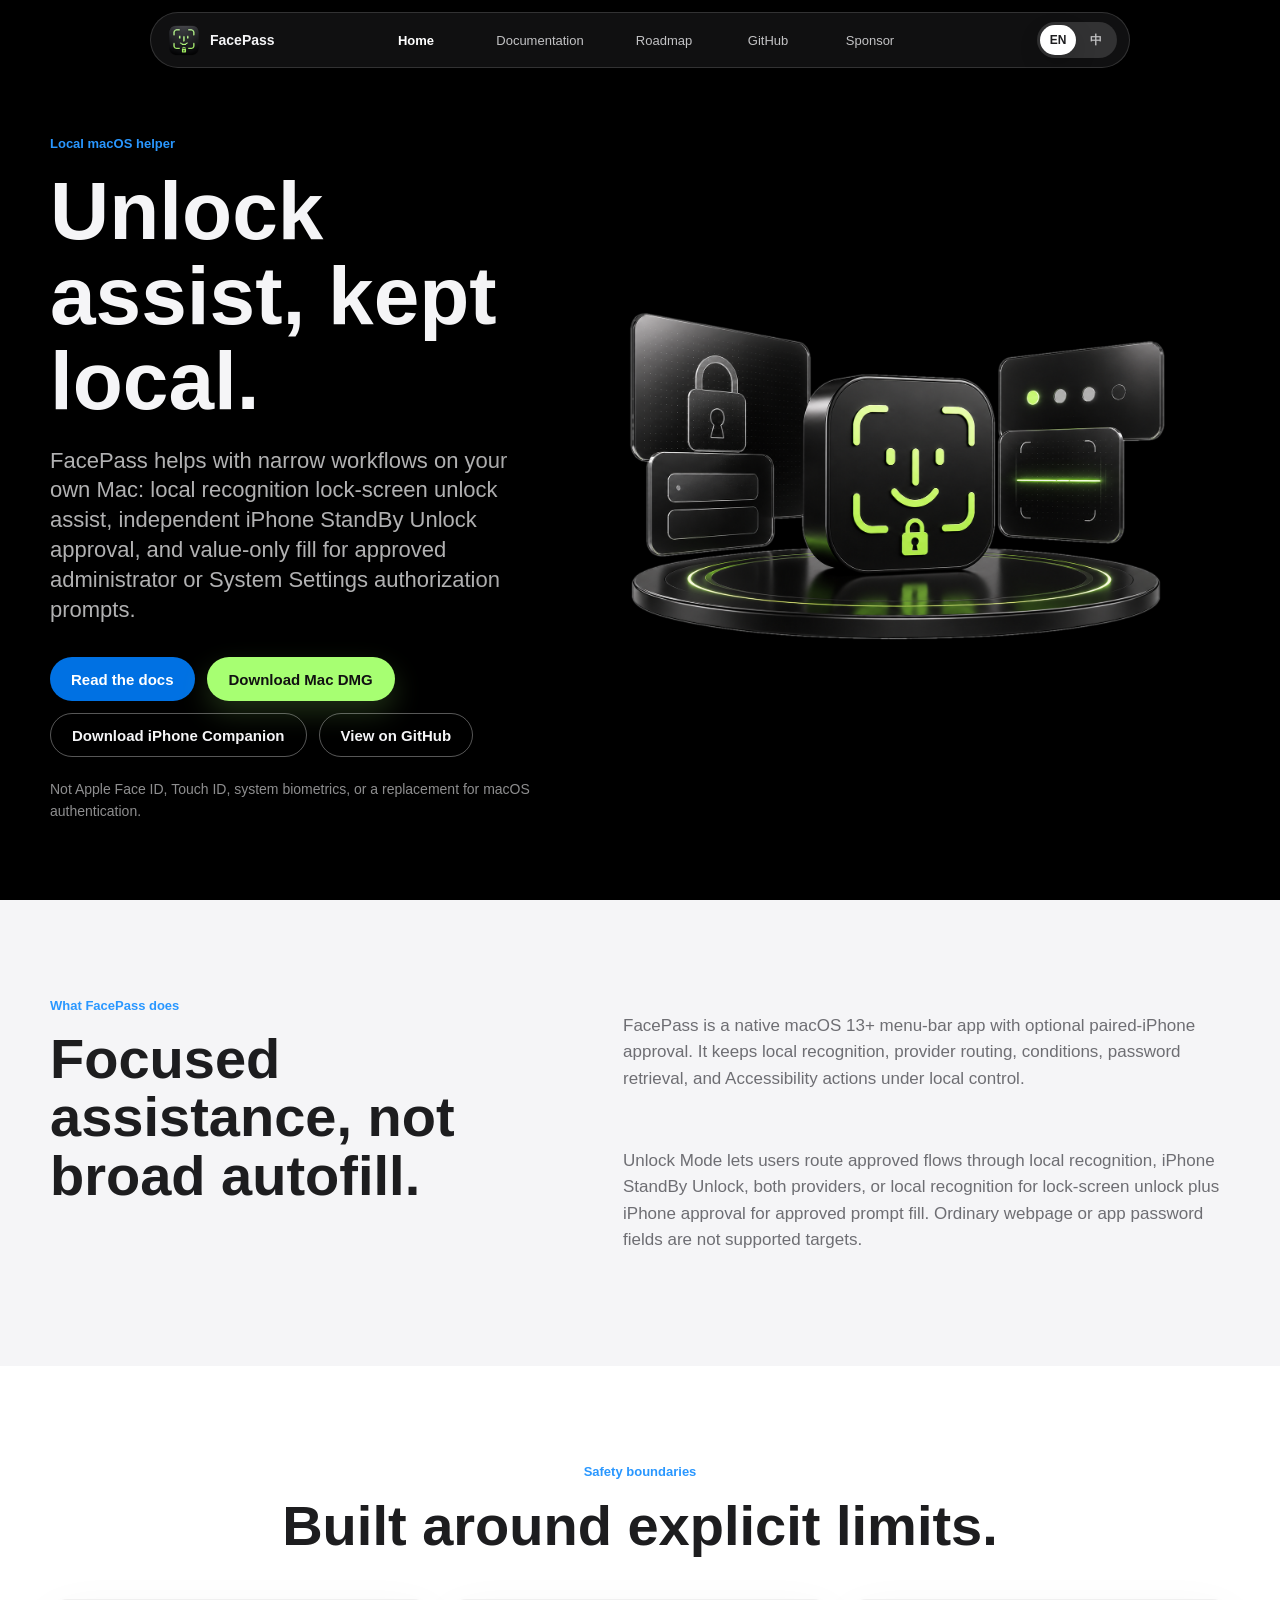
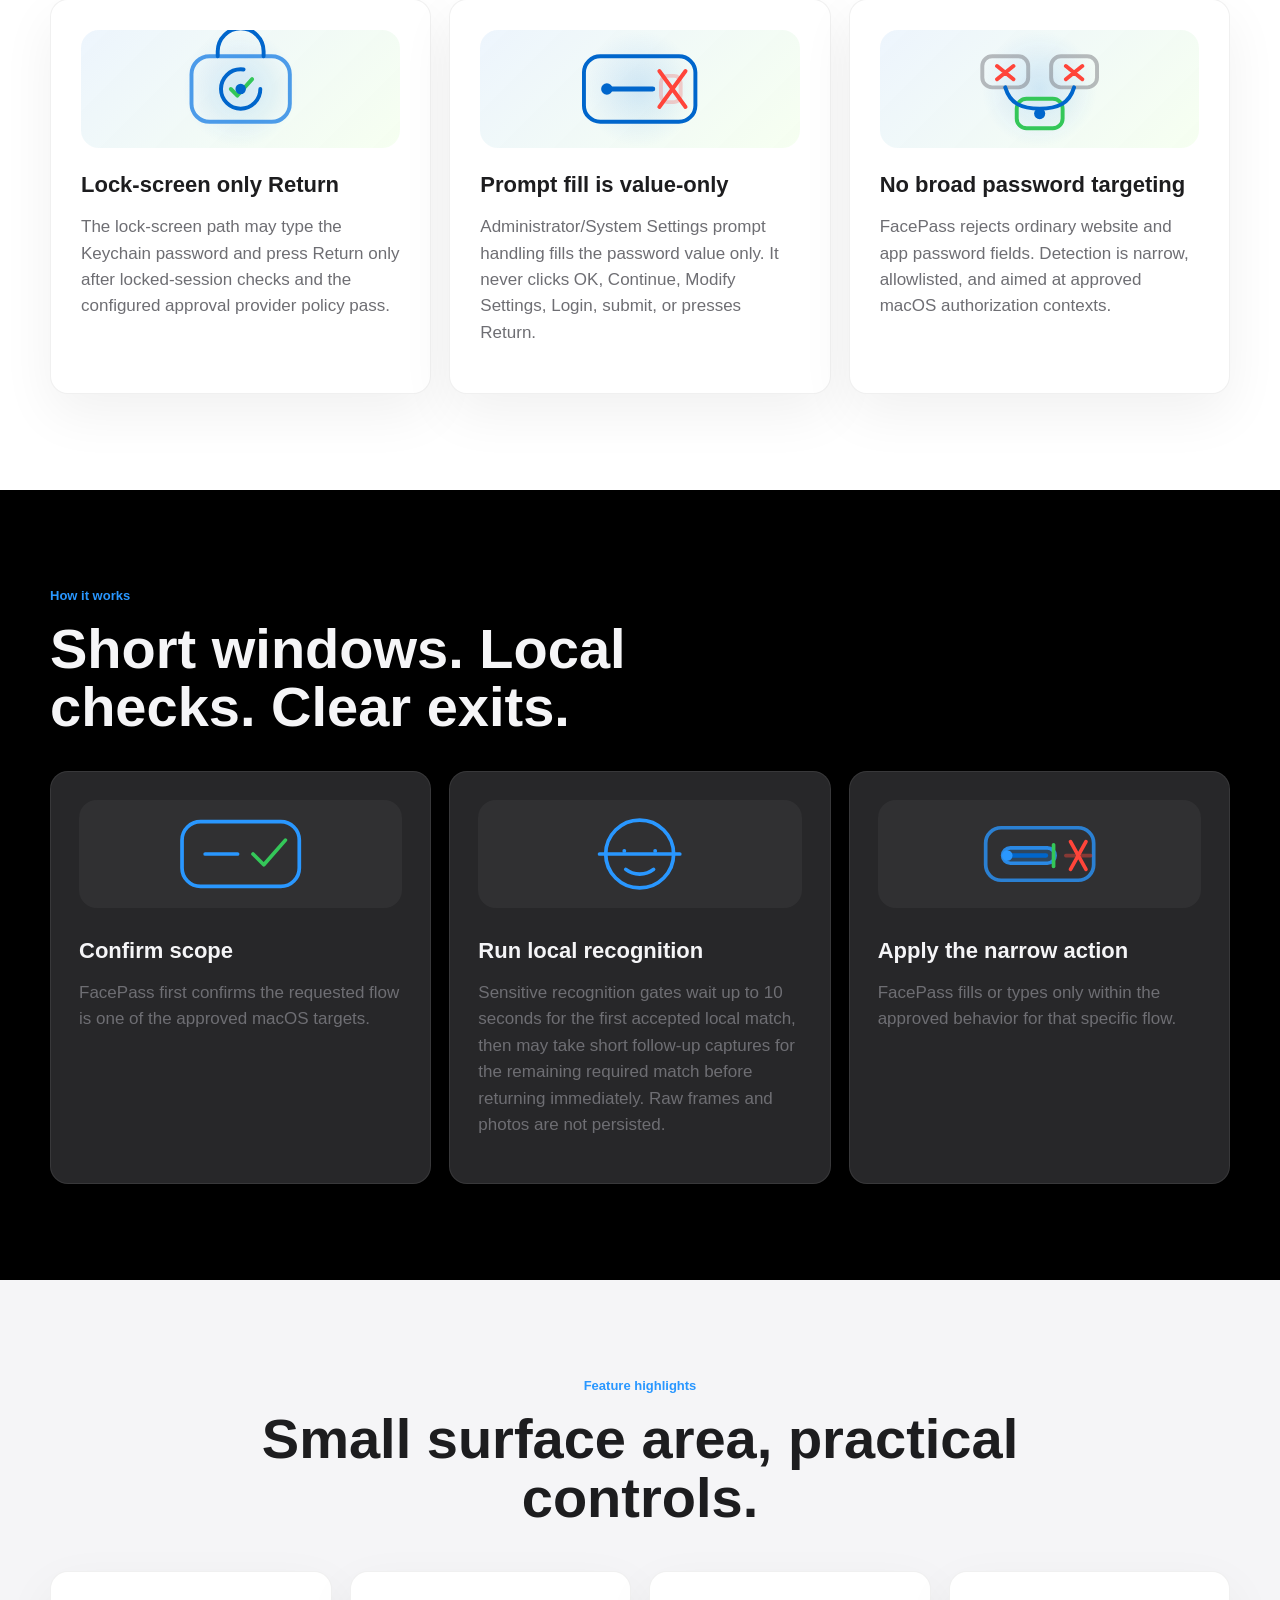
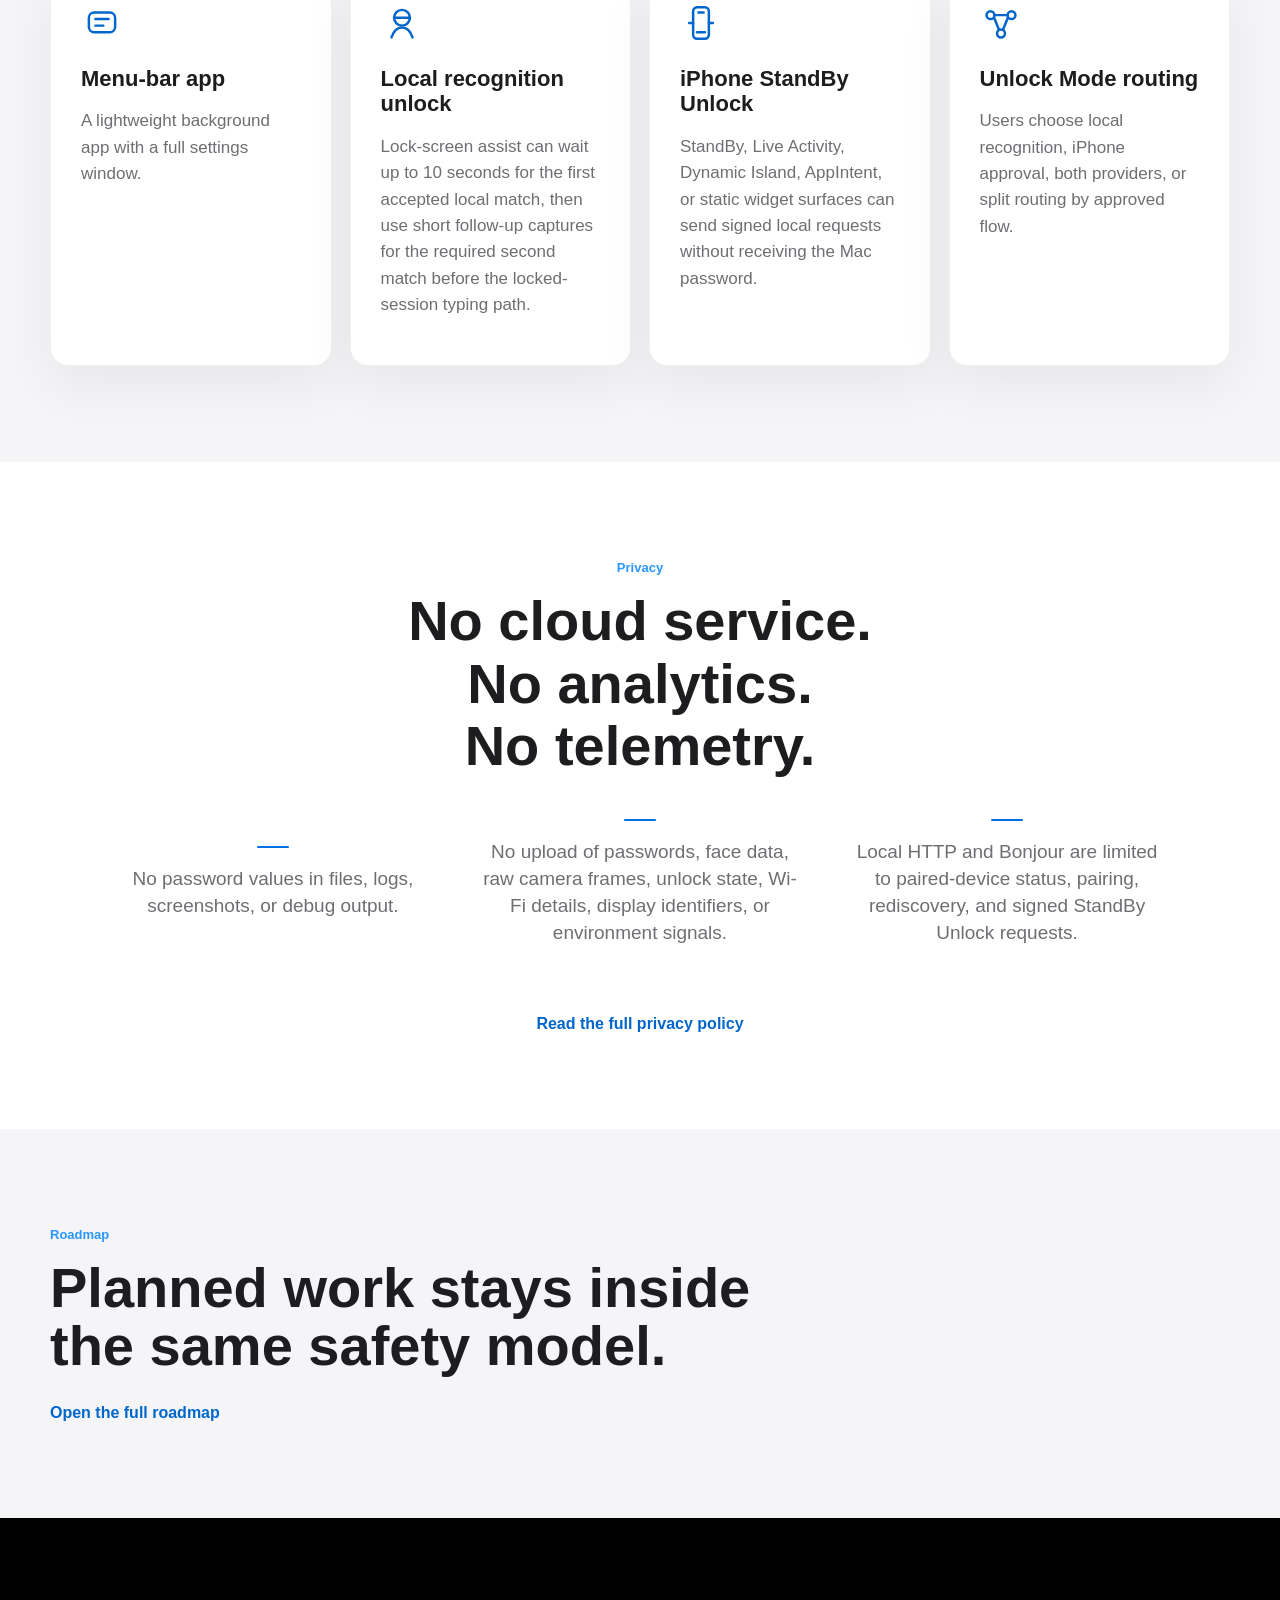
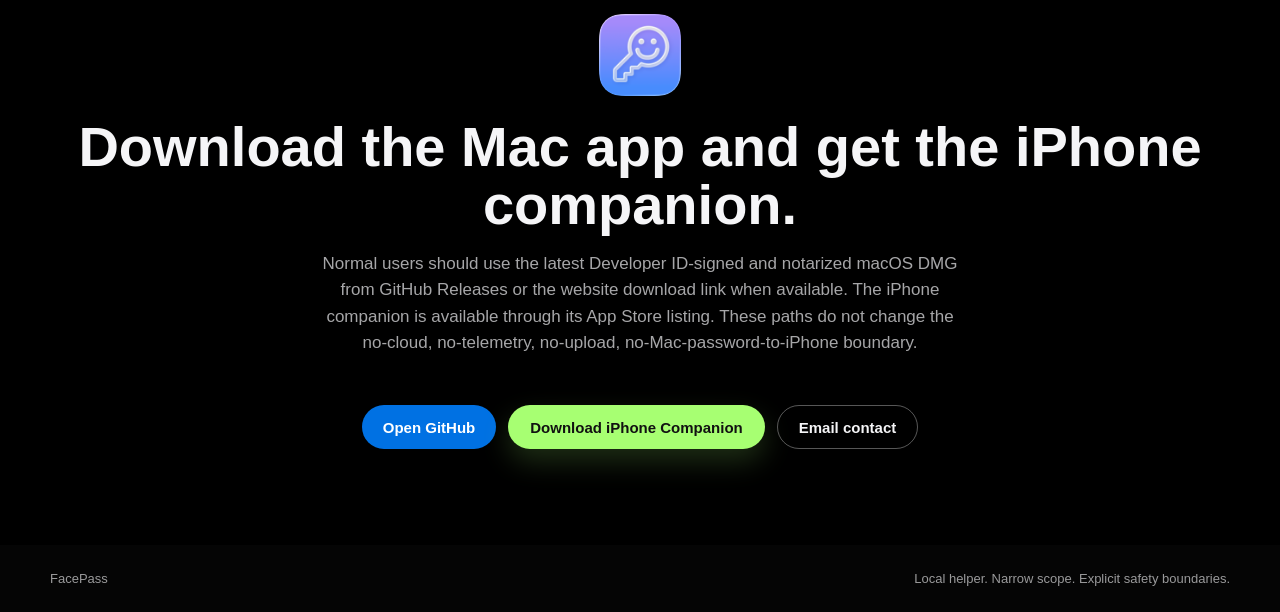
<file: website/index.html>
<!doctype html>
<html lang="en">
  <head>
    <meta charset="utf-8">
    <meta name="viewport" content="width=device-width, initial-scale=1">
    <meta
      name="description"
      content="FacePass is a local macOS menu-bar helper for local recognition lock-screen assist, iPhone StandBy approval, and approved authorization prompt value fill."
    >
    <title>FacePass - Local macOS Unlock Assist</title>
    <link rel="icon" href="assets/facepass-icon.png">
    <link rel="apple-touch-icon" href="assets/facepass-icon.png">
    <link rel="stylesheet" href="styles.css">
    <script defer src="script.js"></script>
  </head>
  <body data-page="home">
    <header class="site-header" data-reveal>
      <a class="brand" href="index.html" aria-label="FacePass home">
        <img src="assets/facepass-nav-logo.png" alt="" width="34" height="34">
        <span>FacePass</span>
      </a>
      <nav class="top-nav" aria-label="Primary">
        <a href="index.html" data-nav="home" data-en="Home" data-zh="首页">Home</a>
        <a href="docs.html" data-nav="docs" data-en="Documentation" data-zh="文档">Documentation</a>
        <a href="roadmap.html" data-nav="roadmap" data-en="Roadmap" data-zh="路线图">Roadmap</a>
        <a href="https://github.com/Robert1124/FacePass" data-en="GitHub" data-zh="GitHub">GitHub</a>
        <a href="https://github.com/sponsors/Robert1124" data-en="Sponsor" data-zh="赞助">Sponsor</a>
      </nav>
      <div class="lang-toggle" role="group" aria-label="Language">
        <button type="button" data-lang-set="en" aria-pressed="true">EN</button>
        <button type="button" data-lang-set="zh" aria-pressed="false">中</button>
      </div>
    </header>

    <main>
      <section class="hero section-dark">
        <div class="hero-copy" data-reveal>
          <p class="eyebrow" data-en="Local macOS helper" data-zh="本地 macOS 辅助工具">Local macOS helper</p>
          <h1
            data-en="Unlock assist, kept local."
            data-zh="本地解锁辅助。"
          >Unlock assist, kept local.</h1>
          <p
            class="hero-lede"
            data-en="FacePass helps with narrow workflows on your own Mac: local recognition lock-screen unlock assist, independent iPhone StandBy Unlock approval, and value-only fill for approved administrator or System Settings authorization prompts."
            data-zh="FacePass 只辅助你自己 Mac 上的窄范围流程：本地识别锁屏解锁辅助、独立 iPhone StandBy Unlock 批准，以及对已批准的管理员或“系统设置”授权提示进行仅填充值的密码填充。"
          >FacePass helps with narrow workflows on your own Mac: local recognition lock-screen unlock assist, independent iPhone StandBy Unlock approval, and value-only fill for approved administrator or System Settings authorization prompts.</p>
          <div class="hero-actions" aria-label="Primary actions">
            <a class="button button-primary" href="docs.html" data-en="Read the docs" data-zh="阅读文档">Read the docs</a>
            <a class="button button-download" href="https://github.com/Robert1124/FacePass/releases" data-en="Download Mac DMG" data-zh="下载 Mac DMG">Download Mac DMG</a>
            <a class="button button-secondary" href="https://apps.apple.com/app/facepass-companion/id6766098166" data-en="Download iPhone Companion" data-zh="下载 iPhone 伴侣">Download iPhone Companion</a>
            <a class="button button-secondary" href="https://github.com/Robert1124/FacePass" data-en="View on GitHub" data-zh="查看 GitHub">View on GitHub</a>
          </div>
          <p
            class="disclaimer"
            data-en="Not Apple Face ID, Touch ID, system biometrics, or a replacement for macOS authentication."
            data-zh="不是 Apple Face ID、Touch ID、系统生物识别，也不是 macOS 认证的替代品。"
          >Not Apple Face ID, Touch ID, system biometrics, or a replacement for macOS authentication.</p>
        </div>
        <div class="hero-visual" data-reveal>
          <img src="assets/facepass-hero.png?v=3" alt="Abstract FacePass menu-bar helper visual with lock-screen and password-fill cues" width="1672" height="941">
        </div>
      </section>

      <section class="section-light intro-grid" id="what" data-reveal>
        <div class="section-heading">
          <p class="eyebrow" data-en="What FacePass does" data-zh="FacePass 的作用">What FacePass does</p>
          <h2 data-en="Focused assistance, not broad autofill." data-zh="专注辅助，不做泛用自动填充。">Focused assistance, not broad autofill.</h2>
        </div>
        <div class="split-copy">
          <p
            data-en="FacePass is a native macOS 13+ menu-bar app with optional paired-iPhone approval. It keeps local recognition, provider routing, conditions, password retrieval, and Accessibility actions under local control."
            data-zh="FacePass 是原生 macOS 13+ 菜单栏应用，并可选择使用已配对 iPhone 批准。它将本地识别、提供方路由、条件判断、密码读取和辅助功能操作都保留在本地控制下。"
          >FacePass is a native macOS 13+ menu-bar app with optional paired-iPhone approval. It keeps local recognition, provider routing, conditions, password retrieval, and Accessibility actions under local control.</p>
          <p
            data-en="Unlock Mode lets users route approved flows through local recognition, iPhone StandBy Unlock, both providers, or local recognition for lock-screen unlock plus iPhone approval for approved prompt fill. Ordinary webpage or app password fields are not supported targets."
            data-zh="“解锁模式”让用户将已批准流程路由到本地识别、iPhone StandBy Unlock、两个提供方，或使用本地识别处理锁屏解锁并使用 iPhone 批准处理已批准提示填充。普通网页或应用密码框不是支持目标。"
          >Unlock Mode lets users route approved flows through local recognition, iPhone StandBy Unlock, both providers, or local recognition for lock-screen unlock plus iPhone approval for approved prompt fill. Ordinary webpage or app password fields are not supported targets.</p>
        </div>
      </section>

      <section class="section-white card-section" id="boundaries" data-reveal>
        <div class="section-heading centered">
          <p class="eyebrow" data-en="Safety boundaries" data-zh="安全边界">Safety boundaries</p>
          <h2 data-en="Built around explicit limits." data-zh="围绕明确边界构建。">Built around explicit limits.</h2>
        </div>
        <div class="boundary-grid">
          <article class="boundary-card">
            <div class="card-visual boundary-visual visual-return" aria-hidden="true">
              <svg viewBox="0 0 96 72">
                <rect class="locked-screen" x="18" y="16" width="60" height="40" rx="11"></rect>
                <path class="lock-shackle" d="M34 16v-3a14 14 0 0 1 28 0v3"></path>
                <circle class="recognition-gate" cx="48" cy="36" r="12"></circle>
                <path class="recognition-check" d="M42 36l4 4 9-10"></path>
                <g class="return-key">
                  <path d="M70 31v10H49"></path>
                  <path d="M55 35l-6 6 6 6"></path>
                </g>
                <circle class="gate-dot" cx="48" cy="36" r="3.2"></circle>
              </svg>
            </div>
            <h3 data-en="Lock-screen only Return" data-zh="仅锁屏流程可按 Return">Lock-screen only Return</h3>
            <p
              data-en="The lock-screen path may type the Keychain password and press Return only after locked-session checks and the configured approval provider policy pass."
              data-zh="锁屏路径只有在锁定会话检查和已配置的批准提供方策略通过后，才可输入钥匙串密码并按 Return。"
            >The lock-screen path may type the Keychain password and press Return only after locked-session checks and the configured approval provider policy pass.</p>
          </article>
          <article class="boundary-card">
            <div class="card-visual boundary-visual visual-value" aria-hidden="true">
              <svg viewBox="0 0 96 72">
                <rect x="14" y="16" width="68" height="40" rx="10"></rect>
                <path d="M28 36h28"></path>
                <path class="value-fill-line" d="M28 36h28"></path>
                <rect class="blocked-button" x="61" y="28" width="12" height="16" rx="4"></rect>
                <path class="blocked-action" d="M60 25l16 22M76 25 60 47"></path>
                <circle class="pulse-dot" cx="28" cy="36" r="3.5"></circle>
              </svg>
            </div>
            <h3 data-en="Prompt fill is value-only" data-zh="授权提示仅填充值">Prompt fill is value-only</h3>
            <p
              data-en="Administrator/System Settings prompt handling fills the password value only. It never clicks OK, Continue, Modify Settings, Login, submit, or presses Return."
              data-zh="管理员/“系统设置”授权提示处理只填入密码值。它不会点击 OK、Continue、Modify Settings、Login、提交，也不会按 Return。"
            >Administrator/System Settings prompt handling fills the password value only. It never clicks OK, Continue, Modify Settings, Login, submit, or presses Return.</p>
          </article>
          <article class="boundary-card">
            <div class="card-visual boundary-visual visual-scope" aria-hidden="true">
              <svg viewBox="0 0 96 72">
                <rect class="rejected-node" x="13" y="16" width="28" height="19" rx="6"></rect>
                <rect class="approved-node" x="34" y="42" width="28" height="18" rx="6"></rect>
                <rect class="rejected-node" x="55" y="16" width="28" height="19" rx="6"></rect>
                <path class="approved-route" d="M27 35c3 10 10 13 21 13s18-3 21-13"></path>
                <path class="blocked-action" d="M22 22l10 8M32 22l-10 8M64 22l10 8M74 22l-10 8"></path>
                <circle class="pulse-dot" cx="48" cy="51" r="3.4"></circle>
              </svg>
            </div>
            <h3 data-en="No broad password targeting" data-zh="不面向泛用密码框">No broad password targeting</h3>
            <p
              data-en="FacePass rejects ordinary website and app password fields. Detection is narrow, allowlisted, and aimed at approved macOS authorization contexts."
              data-zh="FacePass 会拒绝普通网站和应用密码框。检测范围很窄，基于允许列表，并只面向已批准的 macOS 授权上下文。"
            >FacePass rejects ordinary website and app password fields. Detection is narrow, allowlisted, and aimed at approved macOS authorization contexts.</p>
          </article>
        </div>
      </section>

      <section class="section-dark flow-section" id="how" data-reveal>
        <div class="section-heading">
          <p class="eyebrow" data-en="How it works" data-zh="工作方式">How it works</p>
          <h2 data-en="Short windows. Local checks. Clear exits." data-zh="短时窗口。本地检查。清晰退出。">Short windows. Local checks. Clear exits.</h2>
        </div>
        <div class="flow-list">
          <article>
            <div class="flow-visual" aria-hidden="true">
              <svg viewBox="0 0 104 70">
                <rect x="14" y="14" width="76" height="42" rx="12"></rect>
                <path d="M29 35h21"></path>
                <path class="approved-line" d="M60 35l7 7 14-16"></path>
              </svg>
            </div>
            <h3 data-en="Confirm scope" data-zh="确认范围">Confirm scope</h3>
            <p data-en="FacePass first confirms the requested flow is one of the approved macOS targets." data-zh="FacePass 首先确认请求流程属于已批准的 macOS 目标之一。">FacePass first confirms the requested flow is one of the approved macOS targets.</p>
          </article>
          <article>
            <div class="flow-visual visual-face" aria-hidden="true">
              <svg viewBox="0 0 104 70">
                <circle cx="52" cy="35" r="22"></circle>
                <path d="M42 33h.1M62 33h.1M43 45c5 4 13 4 18 0"></path>
                <path class="scan-path" d="M26 35h52"></path>
              </svg>
            </div>
            <h3 data-en="Run local recognition" data-zh="运行本地识别">Run local recognition</h3>
            <p data-en="Sensitive recognition gates wait up to 10 seconds for the first accepted local match, then may take short follow-up captures for the remaining required match before returning immediately. Raw frames and photos are not persisted." data-zh="敏感识别 gate 最多等待 10 秒获取第一次通过的本地匹配，然后可进行短暂后续采集，以满足剩余的必需匹配后立即返回。原始帧和照片不会被持久化。">Sensitive recognition gates wait up to 10 seconds for the first accepted local match, then may take short follow-up captures for the remaining required match before returning immediately. Raw frames and photos are not persisted.</p>
          </article>
          <article>
            <div class="flow-visual visual-action" aria-hidden="true">
              <svg viewBox="0 0 104 70">
                <rect class="approved-target" x="17" y="18" width="70" height="34" rx="10"></rect>
                <rect class="narrow-field" x="28" y="31" width="34" height="10" rx="5"></rect>
                <path class="typed-value" d="M31 36h25"></path>
                <path class="narrow-caret" d="M61 29v14"></path>
                <path class="blocked-action" d="M72 27l10 18M82 27 72 45"></path>
                <path class="submit-line" d="M69 36h16"></path>
                <circle class="pulse-dot" cx="31" cy="36" r="3.4"></circle>
              </svg>
            </div>
            <h3 data-en="Apply the narrow action" data-zh="执行窄范围动作">Apply the narrow action</h3>
            <p data-en="FacePass fills or types only within the approved behavior for that specific flow." data-zh="FacePass 只在该特定流程已批准的行为范围内填充或输入。">FacePass fills or types only within the approved behavior for that specific flow.</p>
          </article>
        </div>
      </section>

      <section class="section-light feature-section" id="features" data-reveal>
        <div class="section-heading centered">
          <p class="eyebrow" data-en="Feature highlights" data-zh="功能亮点">Feature highlights</p>
          <h2 data-en="Small surface area, practical controls." data-zh="小范围能力，实用控制。">Small surface area, practical controls.</h2>
        </div>
        <div class="feature-grid">
          <article><svg class="feature-icon" viewBox="0 0 32 32" aria-hidden="true"><rect x="6" y="8" width="20" height="15" rx="4"></rect><path d="M11 13h10M11 18h6"></path></svg><h3 data-en="Menu-bar app" data-zh="菜单栏应用">Menu-bar app</h3><p data-en="A lightweight background app with a full settings window." data-zh="轻量后台应用，配有完整设置窗口。">A lightweight background app with a full settings window.</p></article>
          <article><svg class="feature-icon" viewBox="0 0 32 32" aria-hidden="true"><circle cx="16" cy="12" r="6"></circle><path d="M8 27c1.7-5 4.4-7.5 8-7.5s6.3 2.5 8 7.5M10 12h12"></path></svg><h3 data-en="Local recognition unlock" data-zh="本地识别解锁">Local recognition unlock</h3><p data-en="Lock-screen assist can wait up to 10 seconds for the first accepted local match, then use short follow-up captures for the required second match before the locked-session typing path." data-zh="锁屏辅助最多等待 10 秒获取第一次通过的本地匹配，然后使用短暂后续采集取得必需的第二次匹配，再进入锁定会话输入路径。">Lock-screen assist can wait up to 10 seconds for the first accepted local match, then use short follow-up captures for the required second match before the locked-session typing path.</p></article>
          <article><svg class="feature-icon" viewBox="0 0 32 32" aria-hidden="true"><rect x="10" y="4" width="12" height="24" rx="3"></rect><path d="M14 8h4M13 23h6M7 16h3M22 16h3"></path></svg><h3 data-en="iPhone StandBy Unlock" data-zh="iPhone StandBy Unlock">iPhone StandBy Unlock</h3><p data-en="StandBy, Live Activity, Dynamic Island, AppIntent, or static widget surfaces can send signed local requests without receiving the Mac password." data-zh="StandBy、Live Activity、Dynamic Island、AppIntent 或静态小组件界面可发送签名本地请求，而不会接收 Mac 密码。">StandBy, Live Activity, Dynamic Island, AppIntent, or static widget surfaces can send signed local requests without receiving the Mac password.</p></article>
          <article><svg class="feature-icon" viewBox="0 0 32 32" aria-hidden="true"><circle cx="8" cy="10" r="3"></circle><circle cx="24" cy="10" r="3"></circle><circle cx="16" cy="24" r="3"></circle><path d="M10.7 11.8 14.4 21M21.3 11.8 17.6 21M11 10h10"></path></svg><h3 data-en="Unlock Mode routing" data-zh="解锁模式路由">Unlock Mode routing</h3><p data-en="Users choose local recognition, iPhone approval, both providers, or split routing by approved flow." data-zh="用户可按已批准流程选择本地识别、iPhone 批准、两个提供方或拆分路由。">Users choose local recognition, iPhone approval, both providers, or split routing by approved flow.</p></article>
        </div>
      </section>

      <section class="section-white privacy-section" id="privacy" data-reveal>
        <div class="privacy-intro">
          <p class="eyebrow" data-en="Privacy" data-zh="隐私">Privacy</p>
          <h2 class="privacy-headline">
            <span data-en="No cloud service." data-zh="无云服务。">No cloud service.</span>
            <span data-en="No analytics." data-zh="无分析。">No analytics.</span>
            <span data-en="No telemetry." data-zh="无遥测。">No telemetry.</span>
          </h2>
        </div>
        <ul class="privacy-statements">
          <li data-en="No password values in files, logs, screenshots, or debug output." data-zh="密码值不会进入文件、日志、截图或调试输出。">No password values in files, logs, screenshots, or debug output.</li>
          <li data-en="No upload of passwords, face data, raw camera frames, unlock state, Wi-Fi details, display identifiers, or environment signals." data-zh="不会上传密码、人脸数据、原始摄像头帧、解锁状态、Wi-Fi 详情、显示器标识或环境信号。">No upload of passwords, face data, raw camera frames, unlock state, Wi-Fi details, display identifiers, or environment signals.</li>
          <li data-en="Local HTTP and Bonjour are limited to paired-device status, pairing, rediscovery, and signed StandBy Unlock requests." data-zh="本地 HTTP 和 Bonjour 仅限于已配对设备状态、配对、重新发现和签名 StandBy Unlock 请求。">Local HTTP and Bonjour are limited to paired-device status, pairing, rediscovery, and signed StandBy Unlock requests.</li>
        </ul>
        <a class="inline-link" href="privacy.html" data-en="Read the full privacy policy" data-zh="阅读完整隐私政策">Read the full privacy policy</a>
      </section>

      <section class="section-light roadmap-section" id="roadmap" data-reveal>
        <div class="section-heading">
          <p class="eyebrow" data-en="Roadmap" data-zh="路线图">Roadmap</p>
          <h2 data-en="Planned work stays inside the same safety model." data-zh="后续工作仍保持相同安全模型。">Planned work stays inside the same safety model.</h2>
        </div>
        <a class="inline-link" href="roadmap.html" data-en="Open the full roadmap" data-zh="打开完整路线图">Open the full roadmap</a>
      </section>

      <section class="cta-section section-dark" data-reveal>
        <img src="assets/facepass-icon.png" alt="" width="82" height="82">
        <h2 data-en="Download the Mac app and get the iPhone companion." data-zh="下载 Mac app 并获取 iPhone 伴侣。">Download the Mac app and get the iPhone companion.</h2>
        <p data-en="Normal users should use the latest Developer ID-signed and notarized macOS DMG from GitHub Releases or the website download link when available. The iPhone companion is available through its App Store listing. These paths do not change the no-cloud, no-telemetry, no-upload, no-Mac-password-to-iPhone boundary." data-zh="普通用户应在可用时使用来自 GitHub Releases 或官网下载链接的最新 Developer ID 签名并公证的 macOS DMG。iPhone companion 已通过其 App Store 页面提供。这些路径不会改变无云、无遥测、不上传、不会将 Mac 密码传给 iPhone 的边界。">Normal users should use the latest Developer ID-signed and notarized macOS DMG from GitHub Releases or the website download link when available. The iPhone companion is available through its App Store listing. These paths do not change the no-cloud, no-telemetry, no-upload, no-Mac-password-to-iPhone boundary.</p>
        <div class="hero-actions">
          <a class="button button-primary" href="https://github.com/Robert1124/FacePass" data-en="Open GitHub" data-zh="打开 GitHub">Open GitHub</a>
          <a class="button button-download" href="https://apps.apple.com/app/facepass-companion/id6766098166" data-en="Download iPhone Companion" data-zh="下载 iPhone 伴侣">Download iPhone Companion</a>
          <a class="button button-secondary" href="mailto:contact@robertw.me" data-en="Email contact" data-zh="邮件联系">Email contact</a>
        </div>
      </section>
    </main>

    <footer class="site-footer">
      <span>FacePass</span>
      <span data-en="Local helper. Narrow scope. Explicit safety boundaries." data-zh="本地辅助。窄范围。明确安全边界。">Local helper. Narrow scope. Explicit safety boundaries.</span>
    </footer>
  </body>
</html>
</file>
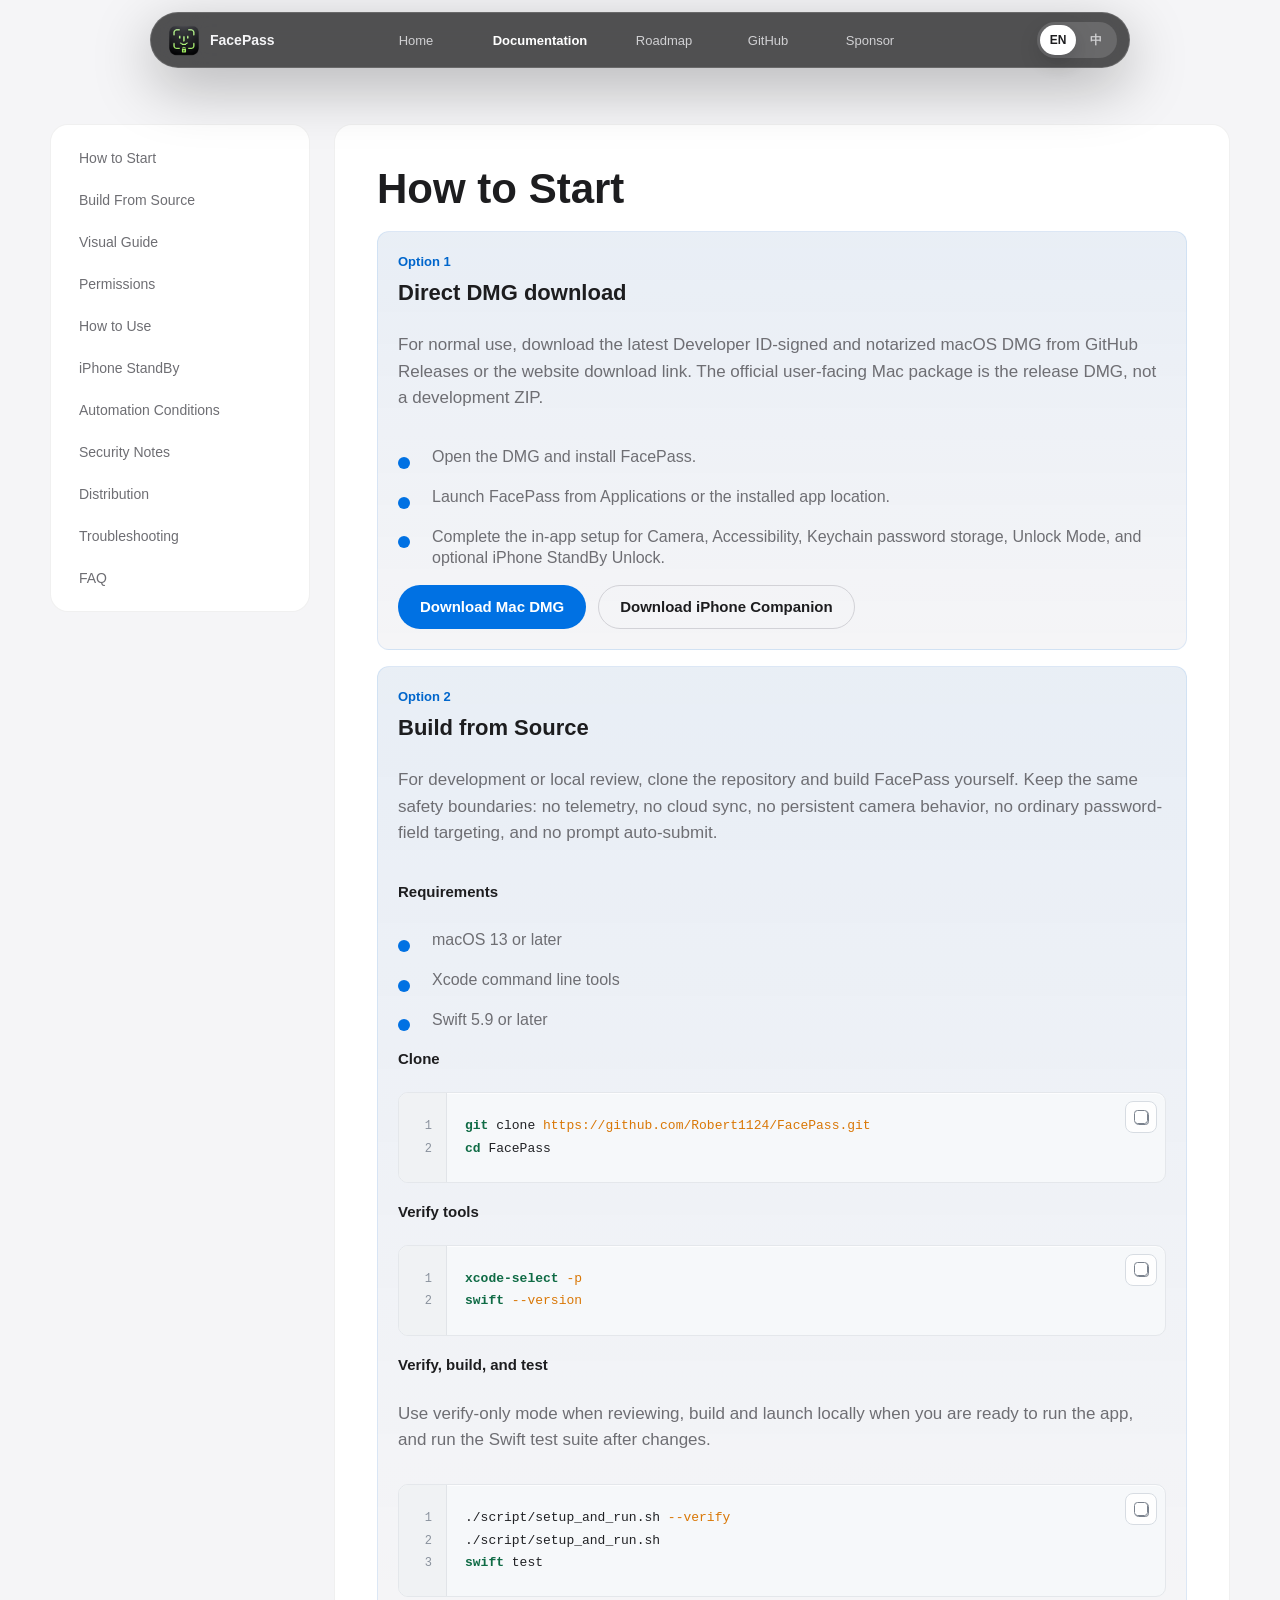
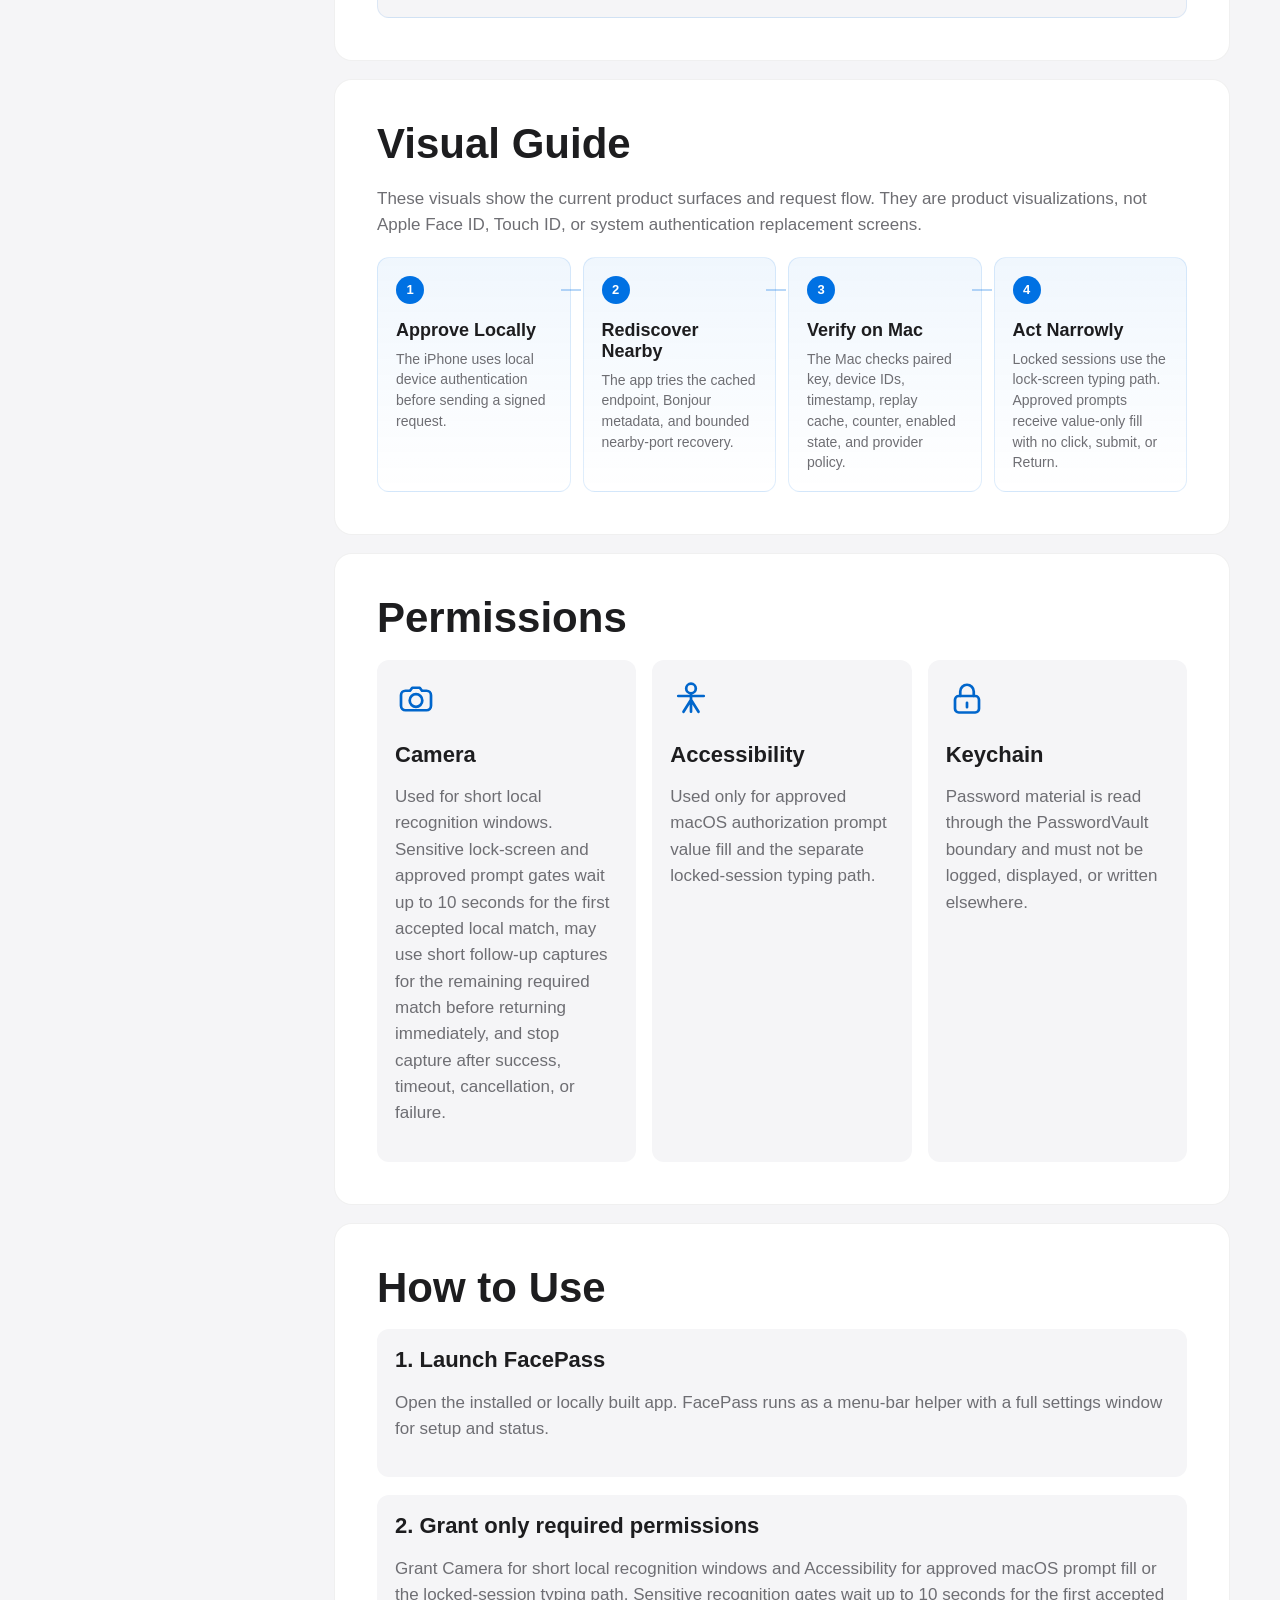
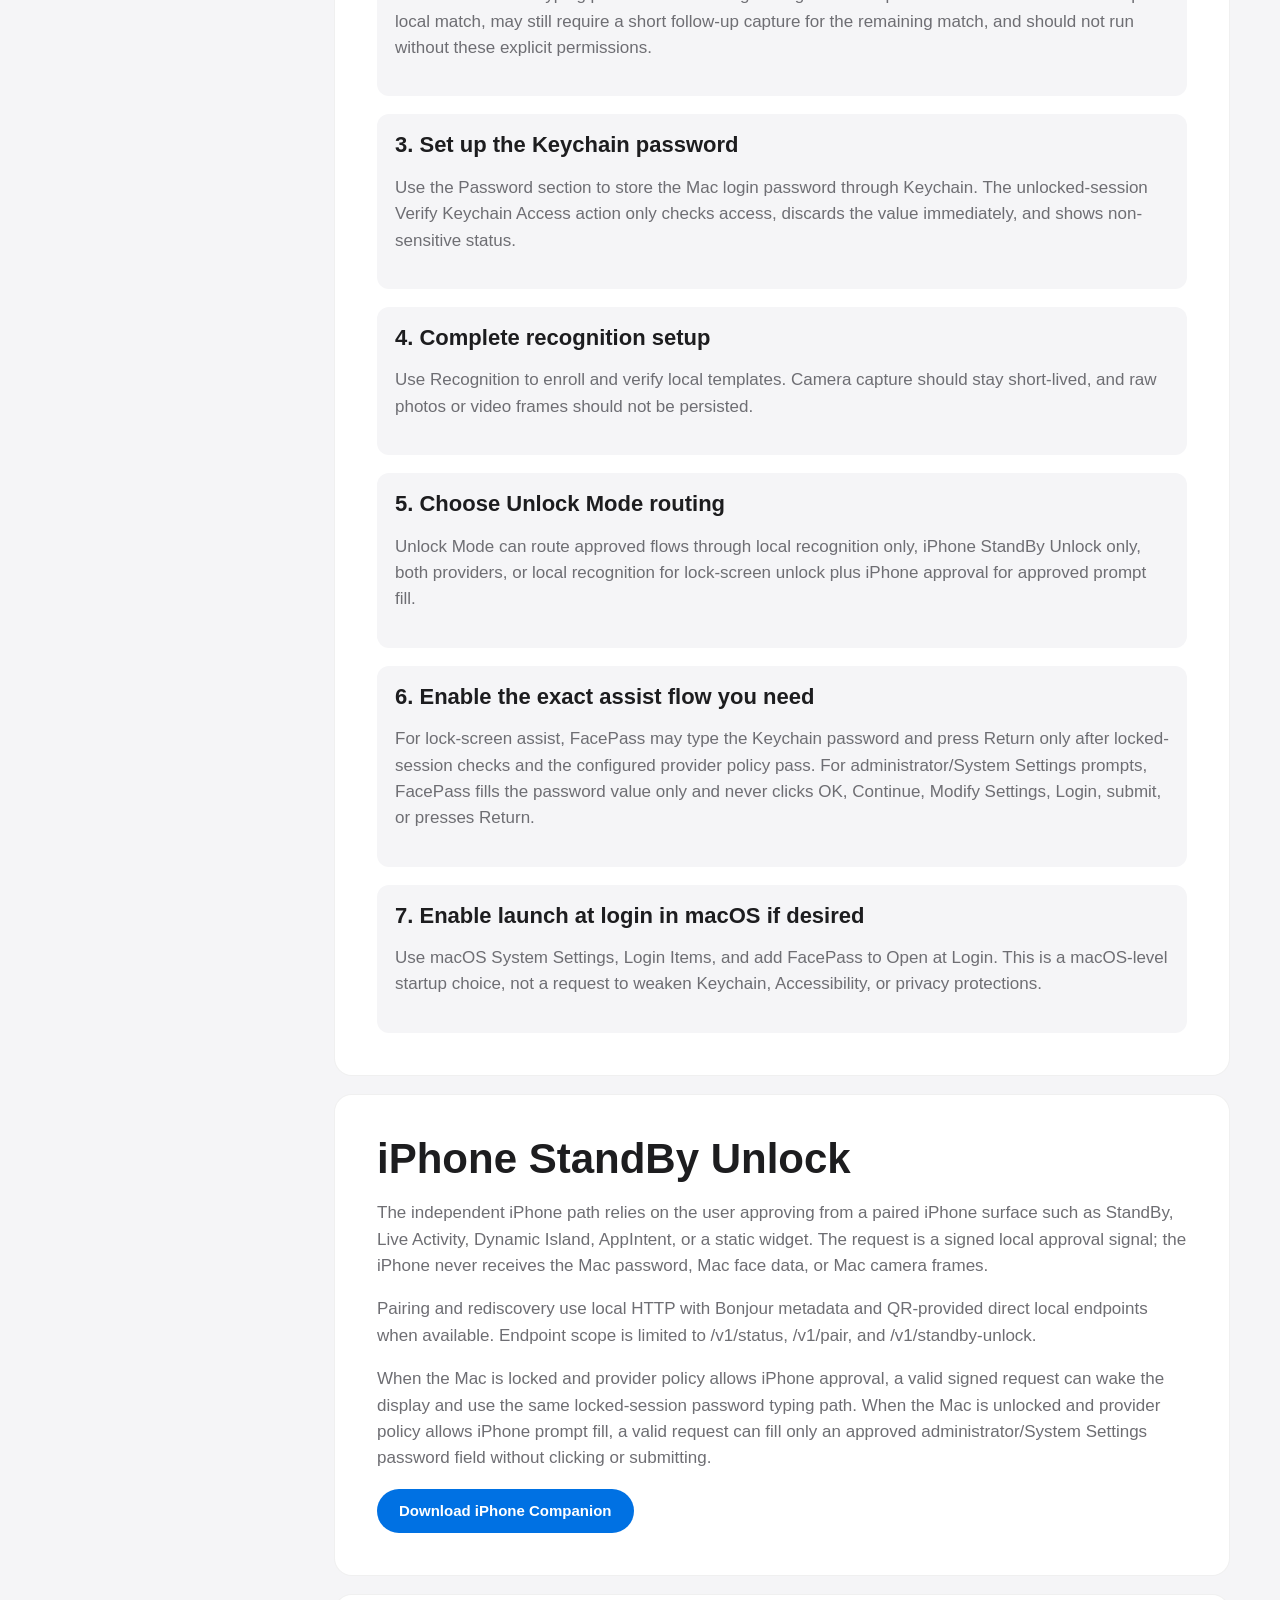
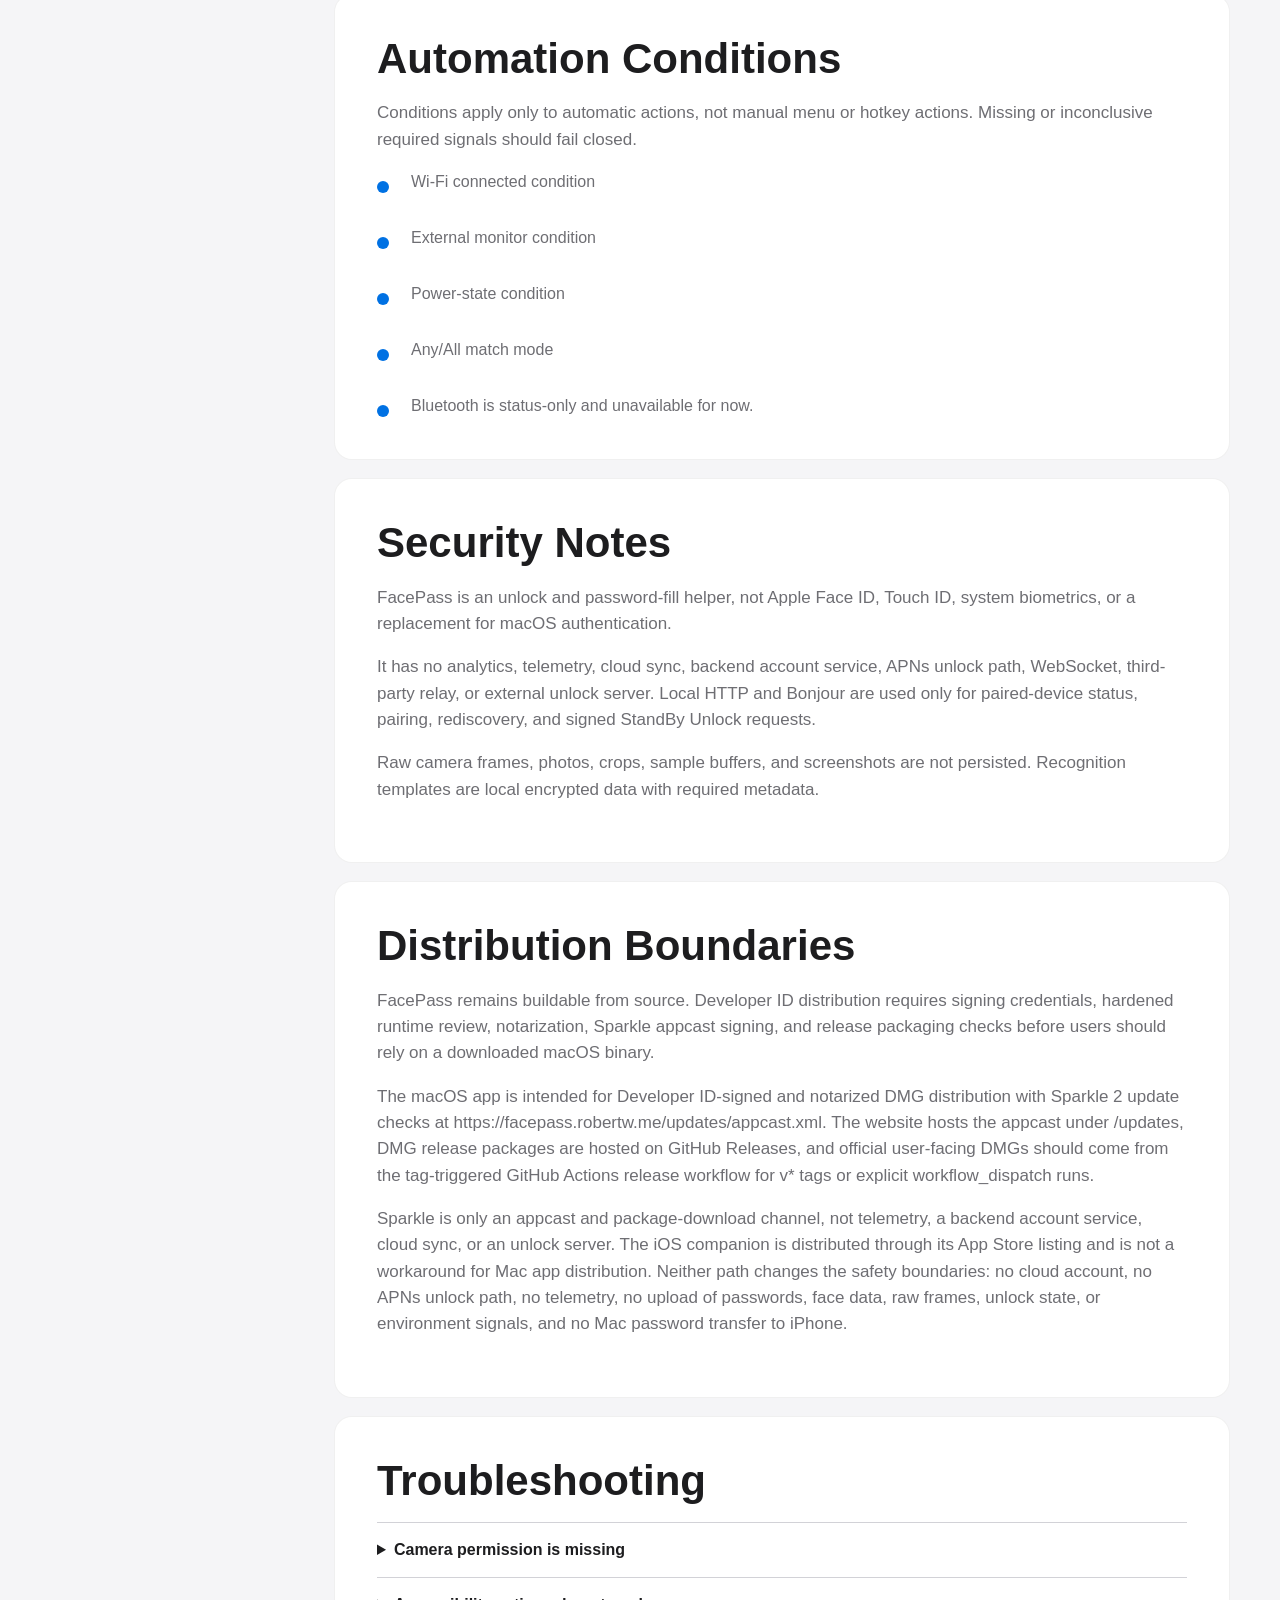
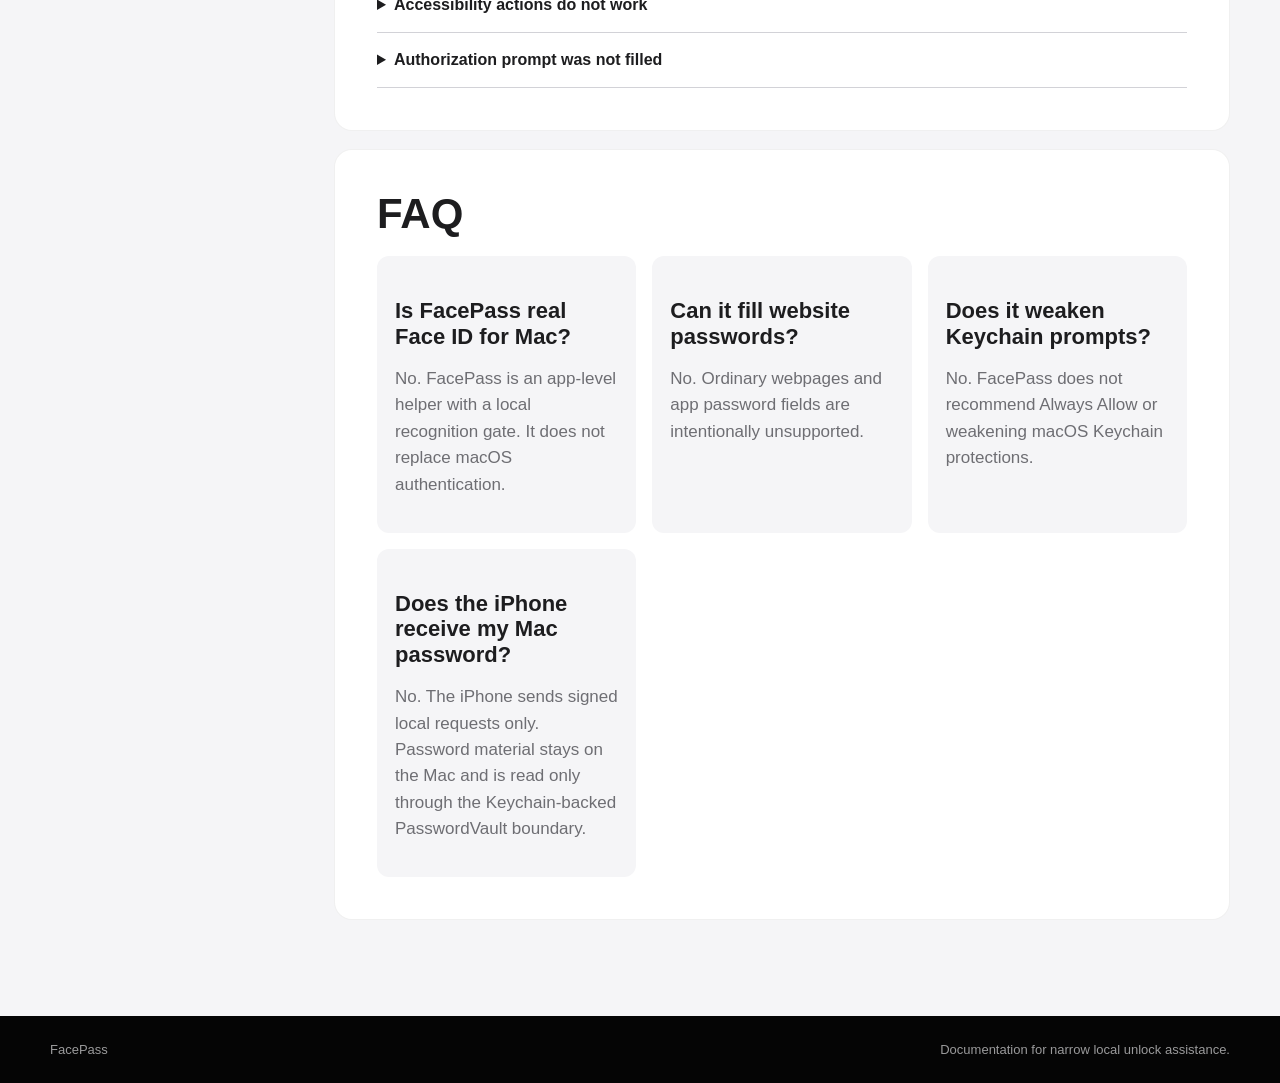
<file: website/docs.html>
<!doctype html>
<html lang="en">
  <head>
    <meta charset="utf-8">
    <meta name="viewport" content="width=device-width, initial-scale=1">
    <meta
      name="description"
      content="FacePass developer documentation for setup, permissions, Unlock Mode, iPhone StandBy approval, security notes, distribution boundaries, troubleshooting, and FAQ."
    >
    <title>FacePass Documentation</title>
    <link rel="icon" href="assets/facepass-icon.png">
    <link rel="apple-touch-icon" href="assets/facepass-icon.png">
    <link rel="stylesheet" href="styles.css">
    <script defer src="script.js"></script>
  </head>
  <body data-page="docs">
    <header class="site-header" data-reveal>
      <a class="brand" href="index.html" aria-label="FacePass home">
        <img src="assets/facepass-nav-logo.png" alt="" width="34" height="34">
        <span>FacePass</span>
      </a>
      <nav class="top-nav" aria-label="Primary">
        <a href="index.html" data-nav="home" data-en="Home" data-zh="首页">Home</a>
        <a href="docs.html" data-nav="docs" data-en="Documentation" data-zh="文档">Documentation</a>
        <a href="roadmap.html" data-nav="roadmap" data-en="Roadmap" data-zh="路线图">Roadmap</a>
        <a href="https://github.com/Robert1124/FacePass" data-en="GitHub" data-zh="GitHub">GitHub</a>
        <a href="https://github.com/sponsors/Robert1124" data-en="Sponsor" data-zh="赞助">Sponsor</a>
      </nav>
      <div class="lang-toggle" role="group" aria-label="Language">
        <button type="button" data-lang-set="en" aria-pressed="true">EN</button>
        <button type="button" data-lang-set="zh" aria-pressed="false">中</button>
      </div>
    </header>

    <main>
      <h1 class="sr-only" data-en="FacePass Documentation" data-zh="FacePass 文档">FacePass Documentation</h1>
      <section class="docs-layout docs-page section-light">
        <aside class="docs-index" data-reveal>
          <a href="#start" data-en="How to Start" data-zh="如何开始">How to Start</a>
          <a href="#build-from-source" data-en="Build From Source" data-zh="从源码构建">Build From Source</a>
          <a href="#visuals" data-en="Visual Guide" data-zh="图示">Visual Guide</a>
          <a href="#permissions" data-en="Permissions" data-zh="权限">Permissions</a>
          <a href="#use" data-en="How to Use" data-zh="如何使用">How to Use</a>
          <a href="#standby" data-en="iPhone StandBy" data-zh="iPhone StandBy">iPhone StandBy</a>
          <a href="#conditions" data-en="Automation Conditions" data-zh="自动化条件">Automation Conditions</a>
          <a href="#security" data-en="Security Notes" data-zh="安全说明">Security Notes</a>
          <a href="#distribution" data-en="Distribution" data-zh="分发">Distribution</a>
          <a href="#troubleshooting" data-en="Troubleshooting" data-zh="故障排查">Troubleshooting</a>
          <a href="#faq" data-en="FAQ" data-zh="常见问题">FAQ</a>
        </aside>

        <div class="docs-content">
          <article class="doc-panel" id="start" data-reveal>
            <h2 data-en="How to Start" data-zh="如何开始">How to Start</h2>
            <div class="start-options">
              <section class="start-option-card">
                <p class="eyebrow" data-en="Option 1" data-zh="选项 1">Option 1</p>
                <h3 data-en="Direct DMG download" data-zh="直接下载 DMG">Direct DMG download</h3>
                <p data-en="For normal use, download the latest Developer ID-signed and notarized macOS DMG from GitHub Releases or the website download link. The official user-facing Mac package is the release DMG, not a development ZIP." data-zh="普通使用时，请从 GitHub Releases 或官网下载链接下载最新的 Developer ID 签名并公证的 macOS DMG。正式面向用户的 Mac package 是 release DMG，不是开发用 ZIP。">For normal use, download the latest Developer ID-signed and notarized macOS DMG from GitHub Releases or the website download link. The official user-facing Mac package is the release DMG, not a development ZIP.</p>
                <ul class="check-list compact">
                  <li data-en="Open the DMG and install FacePass." data-zh="打开 DMG 并安装 FacePass。">Open the DMG and install FacePass.</li>
                  <li data-en="Launch FacePass from Applications or the installed app location." data-zh="从“应用程序”或已安装的 app 位置启动 FacePass。">Launch FacePass from Applications or the installed app location.</li>
                  <li data-en="Complete the in-app setup for Camera, Accessibility, Keychain password storage, Unlock Mode, and optional iPhone StandBy Unlock." data-zh="在 app 内完成摄像头、辅助功能、钥匙串密码存储、解锁模式，以及可选 iPhone StandBy Unlock 设置。">Complete the in-app setup for Camera, Accessibility, Keychain password storage, Unlock Mode, and optional iPhone StandBy Unlock.</li>
                </ul>
                <div class="doc-actions">
                  <a class="button button-download" href="https://github.com/Robert1124/FacePass/releases" data-en="Download Mac DMG" data-zh="下载 Mac DMG">Download Mac DMG</a>
                  <a class="button button-secondary" href="https://apps.apple.com/app/facepass-companion/id6766098166" data-en="Download iPhone Companion" data-zh="下载 iPhone 伴侣">Download iPhone Companion</a>
                </div>
              </section>

              <section class="start-option-card" id="build-from-source">
                <p class="eyebrow" data-en="Option 2" data-zh="选项 2">Option 2</p>
                <h3 data-en="Build from Source" data-zh="从源码构建">Build from Source</h3>
                <p data-en="For development or local review, clone the repository and build FacePass yourself. Keep the same safety boundaries: no telemetry, no cloud sync, no persistent camera behavior, no ordinary password-field targeting, and no prompt auto-submit." data-zh="用于开发或本地审查时，可以克隆仓库并自行构建 FacePass。请保持相同安全边界：无遥测、无云同步、无持久摄像头行为、不支持普通密码框目标，并且不自动提交授权提示。">For development or local review, clone the repository and build FacePass yourself. Keep the same safety boundaries: no telemetry, no cloud sync, no persistent camera behavior, no ordinary password-field targeting, and no prompt auto-submit.</p>
                <h4 data-en="Requirements" data-zh="环境要求">Requirements</h4>
                <ul class="check-list compact">
                  <li data-en="macOS 13 or later" data-zh="macOS 13 或更高版本">macOS 13 or later</li>
                  <li data-en="Xcode command line tools" data-zh="Xcode 命令行工具">Xcode command line tools</li>
                  <li data-en="Swift 5.9 or later" data-zh="Swift 5.9 或更高版本">Swift 5.9 or later</li>
                </ul>
                <h4 data-en="Clone" data-zh="克隆">Clone</h4>
                <pre><code>git clone https://github.com/Robert1124/FacePass.git
cd FacePass</code></pre>
                <h4 data-en="Verify tools" data-zh="验证工具">Verify tools</h4>
                <pre><code>xcode-select -p
swift --version</code></pre>
                <h4 data-en="Verify, build, and test" data-zh="验证、构建和测试">Verify, build, and test</h4>
                <p data-en="Use verify-only mode when reviewing, build and launch locally when you are ready to run the app, and run the Swift test suite after changes." data-zh="审查时使用仅验证模式；准备运行 app 时再本地构建并启动；修改后运行 Swift 测试套件。">Use verify-only mode when reviewing, build and launch locally when you are ready to run the app, and run the Swift test suite after changes.</p>
                <pre><code>./script/setup_and_run.sh --verify
./script/setup_and_run.sh
swift test</code></pre>
              </section>
            </div>
          </article>

          <article class="doc-panel" id="visuals" data-reveal>
            <h2 data-en="Visual Guide" data-zh="图示">Visual Guide</h2>
            <p data-en="These visuals show the current product surfaces and request flow. They are product visualizations, not Apple Face ID, Touch ID, or system authentication replacement screens." data-zh="这些图示展示当前产品界面和请求链路。它们是产品可视化，不是 Apple Face ID、Touch ID 或系统认证替代界面。">These visuals show the current product surfaces and request flow. They are product visualizations, not Apple Face ID, Touch ID, or system authentication replacement screens.</p>
            <div class="protocol-map" aria-label="FacePass local request flow">
              <section>
                <span>1</span>
                <h3 data-en="Approve Locally" data-zh="本地批准">Approve Locally</h3>
                <p data-en="The iPhone uses local device authentication before sending a signed request." data-zh="iPhone 先完成本机认证，然后发送签名请求。">The iPhone uses local device authentication before sending a signed request.</p>
              </section>
              <section>
                <span>2</span>
                <h3 data-en="Rediscover Nearby" data-zh="附近重新发现">Rediscover Nearby</h3>
                <p data-en="The app tries the cached endpoint, Bonjour metadata, and bounded nearby-port recovery." data-zh="app 会尝试缓存端点、Bonjour 元数据，以及有限附近端口恢复。">The app tries the cached endpoint, Bonjour metadata, and bounded nearby-port recovery.</p>
              </section>
              <section>
                <span>3</span>
                <h3 data-en="Verify on Mac" data-zh="Mac 侧验证">Verify on Mac</h3>
                <p data-en="The Mac checks paired key, device IDs, timestamp, replay cache, counter, enabled state, and provider policy." data-zh="Mac 检查配对密钥、设备 ID、时间戳、重放缓存、计数器、启用状态和 provider policy。">The Mac checks paired key, device IDs, timestamp, replay cache, counter, enabled state, and provider policy.</p>
              </section>
              <section>
                <span>4</span>
                <h3 data-en="Act Narrowly" data-zh="窄范围执行">Act Narrowly</h3>
                <p data-en="Locked sessions use the lock-screen typing path. Approved prompts receive value-only fill with no click, submit, or Return." data-zh="锁屏会话使用锁屏输入路径。已批准提示只接收密码值填充，不点击、不提交、不按 Return。">Locked sessions use the lock-screen typing path. Approved prompts receive value-only fill with no click, submit, or Return.</p>
              </section>
            </div>
          </article>

          <article class="doc-panel" id="permissions" data-reveal>
            <h2 data-en="Permissions" data-zh="权限">Permissions</h2>
            <div class="doc-grid">
              <section>
                <svg class="permission-icon" viewBox="0 0 28 28" aria-hidden="true">
                  <path d="M7 8.5h3l1.5-2h5l1.5 2h3a3 3 0 0 1 3 3v7a3 3 0 0 1-3 3H7a3 3 0 0 1-3-3v-7a3 3 0 0 1 3-3Z"></path>
                  <circle cx="14" cy="15" r="4.2"></circle>
                </svg>
                <h3 data-en="Camera" data-zh="摄像头">Camera</h3>
                <p data-en="Used for short local recognition windows. Sensitive lock-screen and approved prompt gates wait up to 10 seconds for the first accepted local match, may use short follow-up captures for the remaining required match before returning immediately, and stop capture after success, timeout, cancellation, or failure." data-zh="用于短时本地识别窗口。敏感锁屏和已批准提示 gate 最多等待 10 秒获取第一次通过的本地匹配，可用短暂后续采集取得剩余的必需匹配后立即返回，并在成功、超时、取消或失败后停止采集。">Used for short local recognition windows. Sensitive lock-screen and approved prompt gates wait up to 10 seconds for the first accepted local match, may use short follow-up captures for the remaining required match before returning immediately, and stop capture after success, timeout, cancellation, or failure.</p>
              </section>
              <section>
                <svg class="permission-icon" viewBox="0 0 28 28" aria-hidden="true">
                  <circle cx="14" cy="7" r="3.2"></circle>
                  <path d="M5.5 12h17M14 10.5v12M9 22.5l5-8 5 8"></path>
                </svg>
                <h3 data-en="Accessibility" data-zh="辅助功能">Accessibility</h3>
                <p data-en="Used only for approved macOS authorization prompt value fill and the separate locked-session typing path." data-zh="仅用于已批准的 macOS 授权提示值填充，以及单独的锁定会话输入路径。">Used only for approved macOS authorization prompt value fill and the separate locked-session typing path.</p>
              </section>
              <section>
                <svg class="permission-icon" viewBox="0 0 28 28" aria-hidden="true">
                  <rect x="6" y="12" width="16" height="11" rx="2.5"></rect>
                  <path d="M9.5 12V9a4.5 4.5 0 0 1 9 0v3M14 16.5v3"></path>
                </svg>
                <h3 data-en="Keychain" data-zh="钥匙串">Keychain</h3>
                <p data-en="Password material is read through the PasswordVault boundary and must not be logged, displayed, or written elsewhere." data-zh="密码材料通过 PasswordVault 边界读取，不得记录、显示或写入其他位置。">Password material is read through the PasswordVault boundary and must not be logged, displayed, or written elsewhere.</p>
              </section>
            </div>
          </article>

          <article class="doc-panel" id="use" data-reveal>
            <h2 data-en="How to Use" data-zh="如何使用">How to Use</h2>
            <div class="doc-steps">
              <section>
                <h3 data-en="1. Launch FacePass" data-zh="1. 启动 FacePass">1. Launch FacePass</h3>
                <p data-en="Open the installed or locally built app. FacePass runs as a menu-bar helper with a full settings window for setup and status." data-zh="打开已安装或本地构建的应用。FacePass 作为菜单栏辅助工具运行，并提供完整设置窗口用于设置和查看状态。">Open the installed or locally built app. FacePass runs as a menu-bar helper with a full settings window for setup and status.</p>
              </section>
              <section>
                <h3 data-en="2. Grant only required permissions" data-zh="2. 仅授予所需权限">2. Grant only required permissions</h3>
                <p data-en="Grant Camera for short local recognition windows and Accessibility for approved macOS prompt fill or the locked-session typing path. Sensitive recognition gates wait up to 10 seconds for the first accepted local match, may still require a short follow-up capture for the remaining match, and should not run without these explicit permissions." data-zh="授予摄像头权限用于短时本地识别窗口，授予辅助功能权限用于已批准的 macOS 提示填充或锁定会话输入路径。敏感识别 gate 最多等待 10 秒获取第一次通过的本地匹配，之后仍可能需要短暂后续采集取得剩余匹配，且没有这些明确权限时不应运行。">Grant Camera for short local recognition windows and Accessibility for approved macOS prompt fill or the locked-session typing path. Sensitive recognition gates wait up to 10 seconds for the first accepted local match, may still require a short follow-up capture for the remaining match, and should not run without these explicit permissions.</p>
              </section>
              <section>
                <h3 data-en="3. Set up the Keychain password" data-zh="3. 设置钥匙串密码">3. Set up the Keychain password</h3>
                <p data-en="Use the Password section to store the Mac login password through Keychain. The unlocked-session Verify Keychain Access action only checks access, discards the value immediately, and shows non-sensitive status." data-zh="使用“密码”部分通过钥匙串存储 Mac 登录密码。已解锁会话中的“验证钥匙串访问”动作只检查访问权限，立即丢弃该值，并只显示非敏感状态。">Use the Password section to store the Mac login password through Keychain. The unlocked-session Verify Keychain Access action only checks access, discards the value immediately, and shows non-sensitive status.</p>
              </section>
              <section>
                <h3 data-en="4. Complete recognition setup" data-zh="4. 完成识别设置">4. Complete recognition setup</h3>
                <p data-en="Use Recognition to enroll and verify local templates. Camera capture should stay short-lived, and raw photos or video frames should not be persisted." data-zh="使用“识别”完成本地模板注册和验证。摄像头采集应保持短时，原始照片或视频帧不应被持久化。">Use Recognition to enroll and verify local templates. Camera capture should stay short-lived, and raw photos or video frames should not be persisted.</p>
              </section>
              <section>
                <h3 data-en="5. Choose Unlock Mode routing" data-zh="5. 选择解锁模式路由">5. Choose Unlock Mode routing</h3>
                <p data-en="Unlock Mode can route approved flows through local recognition only, iPhone StandBy Unlock only, both providers, or local recognition for lock-screen unlock plus iPhone approval for approved prompt fill." data-zh="“解锁模式”可将已批准流程路由到仅本地识别、仅 iPhone StandBy Unlock、两个提供方，或本地识别处理锁屏解锁加 iPhone 批准处理已批准提示填充。">Unlock Mode can route approved flows through local recognition only, iPhone StandBy Unlock only, both providers, or local recognition for lock-screen unlock plus iPhone approval for approved prompt fill.</p>
              </section>
              <section>
                <h3 data-en="6. Enable the exact assist flow you need" data-zh="6. 启用所需的精确辅助流程">6. Enable the exact assist flow you need</h3>
                <p data-en="For lock-screen assist, FacePass may type the Keychain password and press Return only after locked-session checks and the configured provider policy pass. For administrator/System Settings prompts, FacePass fills the password value only and never clicks OK, Continue, Modify Settings, Login, submit, or presses Return." data-zh="对于锁屏辅助，FacePass 只有在锁定会话检查和已配置的提供方策略通过后，才可输入钥匙串密码并按 Return。对于管理员/“系统设置”提示，FacePass 只填入密码值，绝不会点击 OK、Continue、Modify Settings、Login、提交，也不会按 Return。">For lock-screen assist, FacePass may type the Keychain password and press Return only after locked-session checks and the configured provider policy pass. For administrator/System Settings prompts, FacePass fills the password value only and never clicks OK, Continue, Modify Settings, Login, submit, or presses Return.</p>
              </section>
              <section>
                <h3 data-en="7. Enable launch at login in macOS if desired" data-zh="7. 如需开机启动，请在 macOS 中启用">7. Enable launch at login in macOS if desired</h3>
                <p data-en="Use macOS System Settings, Login Items, and add FacePass to Open at Login. This is a macOS-level startup choice, not a request to weaken Keychain, Accessibility, or privacy protections." data-zh="使用 macOS“系统设置”的“登录项”，将 FacePass 添加到登录时打开。这是 macOS 层面的启动选择，不要求削弱钥匙串、辅助功能或隐私保护。">Use macOS System Settings, Login Items, and add FacePass to Open at Login. This is a macOS-level startup choice, not a request to weaken Keychain, Accessibility, or privacy protections.</p>
              </section>
            </div>
          </article>

          <article class="doc-panel" id="standby" data-reveal>
            <h2 data-en="iPhone StandBy Unlock" data-zh="iPhone StandBy Unlock">iPhone StandBy Unlock</h2>
            <p data-en="The independent iPhone path relies on the user approving from a paired iPhone surface such as StandBy, Live Activity, Dynamic Island, AppIntent, or a static widget. The request is a signed local approval signal; the iPhone never receives the Mac password, Mac face data, or Mac camera frames." data-zh="独立 iPhone 路径依赖用户从已配对 iPhone 界面批准，例如 StandBy、Live Activity、Dynamic Island、AppIntent 或静态小组件。该请求是签名的本地批准信号；iPhone 绝不会接收 Mac 密码、Mac 人脸数据或 Mac 摄像头帧。">The independent iPhone path relies on the user approving from a paired iPhone surface such as StandBy, Live Activity, Dynamic Island, AppIntent, or a static widget. The request is a signed local approval signal; the iPhone never receives the Mac password, Mac face data, or Mac camera frames.</p>
            <p data-en="Pairing and rediscovery use local HTTP with Bonjour metadata and QR-provided direct local endpoints when available. Endpoint scope is limited to /v1/status, /v1/pair, and /v1/standby-unlock." data-zh="配对和重新发现使用本地 HTTP、Bonjour 元数据，以及在可用时由二维码提供的直接本地端点。端点范围限制为 /v1/status、/v1/pair 和 /v1/standby-unlock。">Pairing and rediscovery use local HTTP with Bonjour metadata and QR-provided direct local endpoints when available. Endpoint scope is limited to /v1/status, /v1/pair, and /v1/standby-unlock.</p>
            <p data-en="When the Mac is locked and provider policy allows iPhone approval, a valid signed request can wake the display and use the same locked-session password typing path. When the Mac is unlocked and provider policy allows iPhone prompt fill, a valid request can fill only an approved administrator/System Settings password field without clicking or submitting." data-zh="当 Mac 已锁定且提供方策略允许 iPhone 批准时，有效签名请求可唤醒显示器并使用同一锁定会话密码输入路径。当 Mac 已解锁且提供方策略允许 iPhone 提示填充时，有效请求只能填充已批准的管理员/“系统设置”密码字段，不会点击或提交。">When the Mac is locked and provider policy allows iPhone approval, a valid signed request can wake the display and use the same locked-session password typing path. When the Mac is unlocked and provider policy allows iPhone prompt fill, a valid request can fill only an approved administrator/System Settings password field without clicking or submitting.</p>
            <div class="doc-actions">
              <a class="button button-download" href="https://apps.apple.com/app/facepass-companion/id6766098166" data-en="Download iPhone Companion" data-zh="下载 iPhone 伴侣">Download iPhone Companion</a>
            </div>
          </article>

          <article class="doc-panel" id="conditions" data-reveal>
            <h2 data-en="Automation Conditions" data-zh="自动化条件">Automation Conditions</h2>
            <p data-en="Conditions apply only to automatic actions, not manual menu or hotkey actions. Missing or inconclusive required signals should fail closed." data-zh="条件只适用于自动动作，不适用于手动菜单或热键动作。缺失或不确定的必需信号应默认拒绝。">Conditions apply only to automatic actions, not manual menu or hotkey actions. Missing or inconclusive required signals should fail closed.</p>
            <ul class="check-list compact">
              <li data-en="Wi-Fi connected condition" data-zh="Wi-Fi 已连接条件">Wi-Fi connected condition</li>
              <li data-en="External monitor condition" data-zh="外接显示器条件">External monitor condition</li>
              <li data-en="Power-state condition" data-zh="电源状态条件">Power-state condition</li>
              <li data-en="Any/All match mode" data-zh="任一/全部匹配模式">Any/All match mode</li>
              <li data-en="Bluetooth is status-only and unavailable for now." data-zh="蓝牙目前仅显示状态且不可用。">Bluetooth is status-only and unavailable for now.</li>
            </ul>
          </article>

          <article class="doc-panel" id="security" data-reveal>
            <h2 data-en="Security Notes" data-zh="安全说明">Security Notes</h2>
            <p data-en="FacePass is an unlock and password-fill helper, not Apple Face ID, Touch ID, system biometrics, or a replacement for macOS authentication." data-zh="FacePass 是解锁和密码填充辅助工具，不是 Apple Face ID、Touch ID、系统生物识别，也不是 macOS 认证的替代品。">FacePass is an unlock and password-fill helper, not Apple Face ID, Touch ID, system biometrics, or a replacement for macOS authentication.</p>
            <p data-en="It has no analytics, telemetry, cloud sync, backend account service, APNs unlock path, WebSocket, third-party relay, or external unlock server. Local HTTP and Bonjour are used only for paired-device status, pairing, rediscovery, and signed StandBy Unlock requests." data-zh="它没有分析、遥测、云同步、后台账号服务、APNs 解锁路径、WebSocket、第三方中继或外部解锁服务器。本地 HTTP 和 Bonjour 仅用于已配对设备状态、配对、重新发现和签名 StandBy Unlock 请求。">It has no analytics, telemetry, cloud sync, backend account service, APNs unlock path, WebSocket, third-party relay, or external unlock server. Local HTTP and Bonjour are used only for paired-device status, pairing, rediscovery, and signed StandBy Unlock requests.</p>
            <p data-en="Raw camera frames, photos, crops, sample buffers, and screenshots are not persisted. Recognition templates are local encrypted data with required metadata." data-zh="原始摄像头帧、照片、裁剪图、样本缓冲区和截图不会被持久化。识别模板是带有必要元数据的本地加密数据。">Raw camera frames, photos, crops, sample buffers, and screenshots are not persisted. Recognition templates are local encrypted data with required metadata.</p>
          </article>

          <article class="doc-panel" id="distribution" data-reveal>
            <h2 data-en="Distribution Boundaries" data-zh="分发边界">Distribution Boundaries</h2>
            <p data-en="FacePass remains buildable from source. Developer ID distribution requires signing credentials, hardened runtime review, notarization, Sparkle appcast signing, and release packaging checks before users should rely on a downloaded macOS binary." data-zh="FacePass 仍可从源码构建。Developer ID 分发需要签名凭证、强化运行时审查、公证、Sparkle appcast 签名和发布打包检查，用户才应信任下载的 macOS 二进制文件。">FacePass remains buildable from source. Developer ID distribution requires signing credentials, hardened runtime review, notarization, Sparkle appcast signing, and release packaging checks before users should rely on a downloaded macOS binary.</p>
            <p data-en="The macOS app is intended for Developer ID-signed and notarized DMG distribution with Sparkle 2 update checks at https://facepass.robertw.me/updates/appcast.xml. The website hosts the appcast under /updates, DMG release packages are hosted on GitHub Releases, and official user-facing DMGs should come from the tag-triggered GitHub Actions release workflow for v* tags or explicit workflow_dispatch runs." data-zh="macOS 应用面向 Developer ID 签名并公证的 DMG 分发，并通过 https://facepass.robertw.me/updates/appcast.xml 使用 Sparkle 2 检查更新。官网在 /updates 路径托管 appcast，DMG release packages 托管在 GitHub Releases，正式面向用户的 DMG 应由 v* tag 或显式 workflow_dispatch 触发的 GitHub Actions release workflow 生成。">The macOS app is intended for Developer ID-signed and notarized DMG distribution with Sparkle 2 update checks at https://facepass.robertw.me/updates/appcast.xml. The website hosts the appcast under /updates, DMG release packages are hosted on GitHub Releases, and official user-facing DMGs should come from the tag-triggered GitHub Actions release workflow for v* tags or explicit workflow_dispatch runs.</p>
            <p data-en="Sparkle is only an appcast and package-download channel, not telemetry, a backend account service, cloud sync, or an unlock server. The iOS companion is distributed through its App Store listing and is not a workaround for Mac app distribution. Neither path changes the safety boundaries: no cloud account, no APNs unlock path, no telemetry, no upload of passwords, face data, raw frames, unlock state, or environment signals, and no Mac password transfer to iPhone." data-zh="Sparkle 只是 appcast 和 package download 通道，不是 telemetry、后台账号服务、cloud sync 或解锁服务器。iOS 伴侣通过其 App Store 页面分发，不是 Mac app 分发的替代方案。两条路径都不改变安全边界：无云账户、无 APNs 解锁路径、无遥测，不上传密码、人脸数据、原始帧、解锁状态或环境信号，也不会将 Mac 密码传给 iPhone。">Sparkle is only an appcast and package-download channel, not telemetry, a backend account service, cloud sync, or an unlock server. The iOS companion is distributed through its App Store listing and is not a workaround for Mac app distribution. Neither path changes the safety boundaries: no cloud account, no APNs unlock path, no telemetry, no upload of passwords, face data, raw frames, unlock state, or environment signals, and no Mac password transfer to iPhone.</p>
          </article>

          <article class="doc-panel" id="troubleshooting" data-reveal>
            <h2 data-en="Troubleshooting" data-zh="故障排查">Troubleshooting</h2>
            <details>
              <summary data-en="Camera permission is missing" data-zh="缺少摄像头权限">Camera permission is missing</summary>
              <p data-en="Open macOS privacy settings and grant Camera permission to FacePass. Restart the app if macOS does not refresh the permission state immediately." data-zh="打开 macOS 隐私设置并授予 FacePass 摄像头权限。如果 macOS 没有立即刷新权限状态，请重启应用。">Open macOS privacy settings and grant Camera permission to FacePass. Restart the app if macOS does not refresh the permission state immediately.</p>
            </details>
            <details>
              <summary data-en="Accessibility actions do not work" data-zh="辅助功能操作无效">Accessibility actions do not work</summary>
              <p data-en="Confirm FacePass is enabled in Accessibility privacy settings. FacePass still only targets approved macOS authorization prompts and the lock-screen assist flow." data-zh="确认 FacePass 已在“辅助功能”隐私设置中启用。FacePass 仍只面向已批准的 macOS 授权提示和锁屏辅助流程。">Confirm FacePass is enabled in Accessibility privacy settings. FacePass still only targets approved macOS authorization prompts and the lock-screen assist flow.</p>
            </details>
            <details>
              <summary data-en="Authorization prompt was not filled" data-zh="授权提示未填充">Authorization prompt was not filled</summary>
              <p data-en="The prompt may be outside the approved allowlist, missing a strong prompt signal, or exposing multiple candidate fields. FacePass should fail closed in these cases." data-zh="该提示可能不在允许列表内、缺少强提示信号，或暴露了多个候选字段。FacePass 在这些情况下应默认拒绝。">The prompt may be outside the approved allowlist, missing a strong prompt signal, or exposing multiple candidate fields. FacePass should fail closed in these cases.</p>
            </details>
          </article>

          <article class="doc-panel" id="faq" data-reveal>
            <h2 data-en="FAQ" data-zh="常见问题">FAQ</h2>
            <div class="faq-list">
              <section>
                <h3 data-en="Is FacePass real Face ID for Mac?" data-zh="FacePass 是 Mac 上真正的 Face ID 吗？">Is FacePass real Face ID for Mac?</h3>
                <p data-en="No. FacePass is an app-level helper with a local recognition gate. It does not replace macOS authentication." data-zh="不是。FacePass 是带有本地识别门控的应用级辅助工具。它不会替代 macOS 认证。">No. FacePass is an app-level helper with a local recognition gate. It does not replace macOS authentication.</p>
              </section>
              <section>
                <h3 data-en="Can it fill website passwords?" data-zh="它能填充网站密码吗？">Can it fill website passwords?</h3>
                <p data-en="No. Ordinary webpages and app password fields are intentionally unsupported." data-zh="不能。普通网页和应用密码框被有意排除在支持范围外。">No. Ordinary webpages and app password fields are intentionally unsupported.</p>
              </section>
              <section>
                <h3 data-en="Does it weaken Keychain prompts?" data-zh="它会削弱钥匙串提示吗？">Does it weaken Keychain prompts?</h3>
                <p data-en="No. FacePass does not recommend Always Allow or weakening macOS Keychain protections." data-zh="不会。FacePass 不会建议“始终允许”或削弱 macOS 钥匙串保护。">No. FacePass does not recommend Always Allow or weakening macOS Keychain protections.</p>
              </section>
              <section>
                <h3 data-en="Does the iPhone receive my Mac password?" data-zh="iPhone 会收到我的 Mac 密码吗？">Does the iPhone receive my Mac password?</h3>
                <p data-en="No. The iPhone sends signed local requests only. Password material stays on the Mac and is read only through the Keychain-backed PasswordVault boundary." data-zh="不会。iPhone 只发送签名本地请求。密码材料保留在 Mac 上，并且只通过钥匙串支持的 PasswordVault 边界读取。">No. The iPhone sends signed local requests only. Password material stays on the Mac and is read only through the Keychain-backed PasswordVault boundary.</p>
              </section>
            </div>
          </article>
        </div>
      </section>
    </main>

    <footer class="site-footer">
      <span>FacePass</span>
      <span data-en="Documentation for narrow local unlock assistance." data-zh="窄范围本地解锁辅助文档。">Documentation for narrow local unlock assistance.</span>
    </footer>
  </body>
</html>
</file>
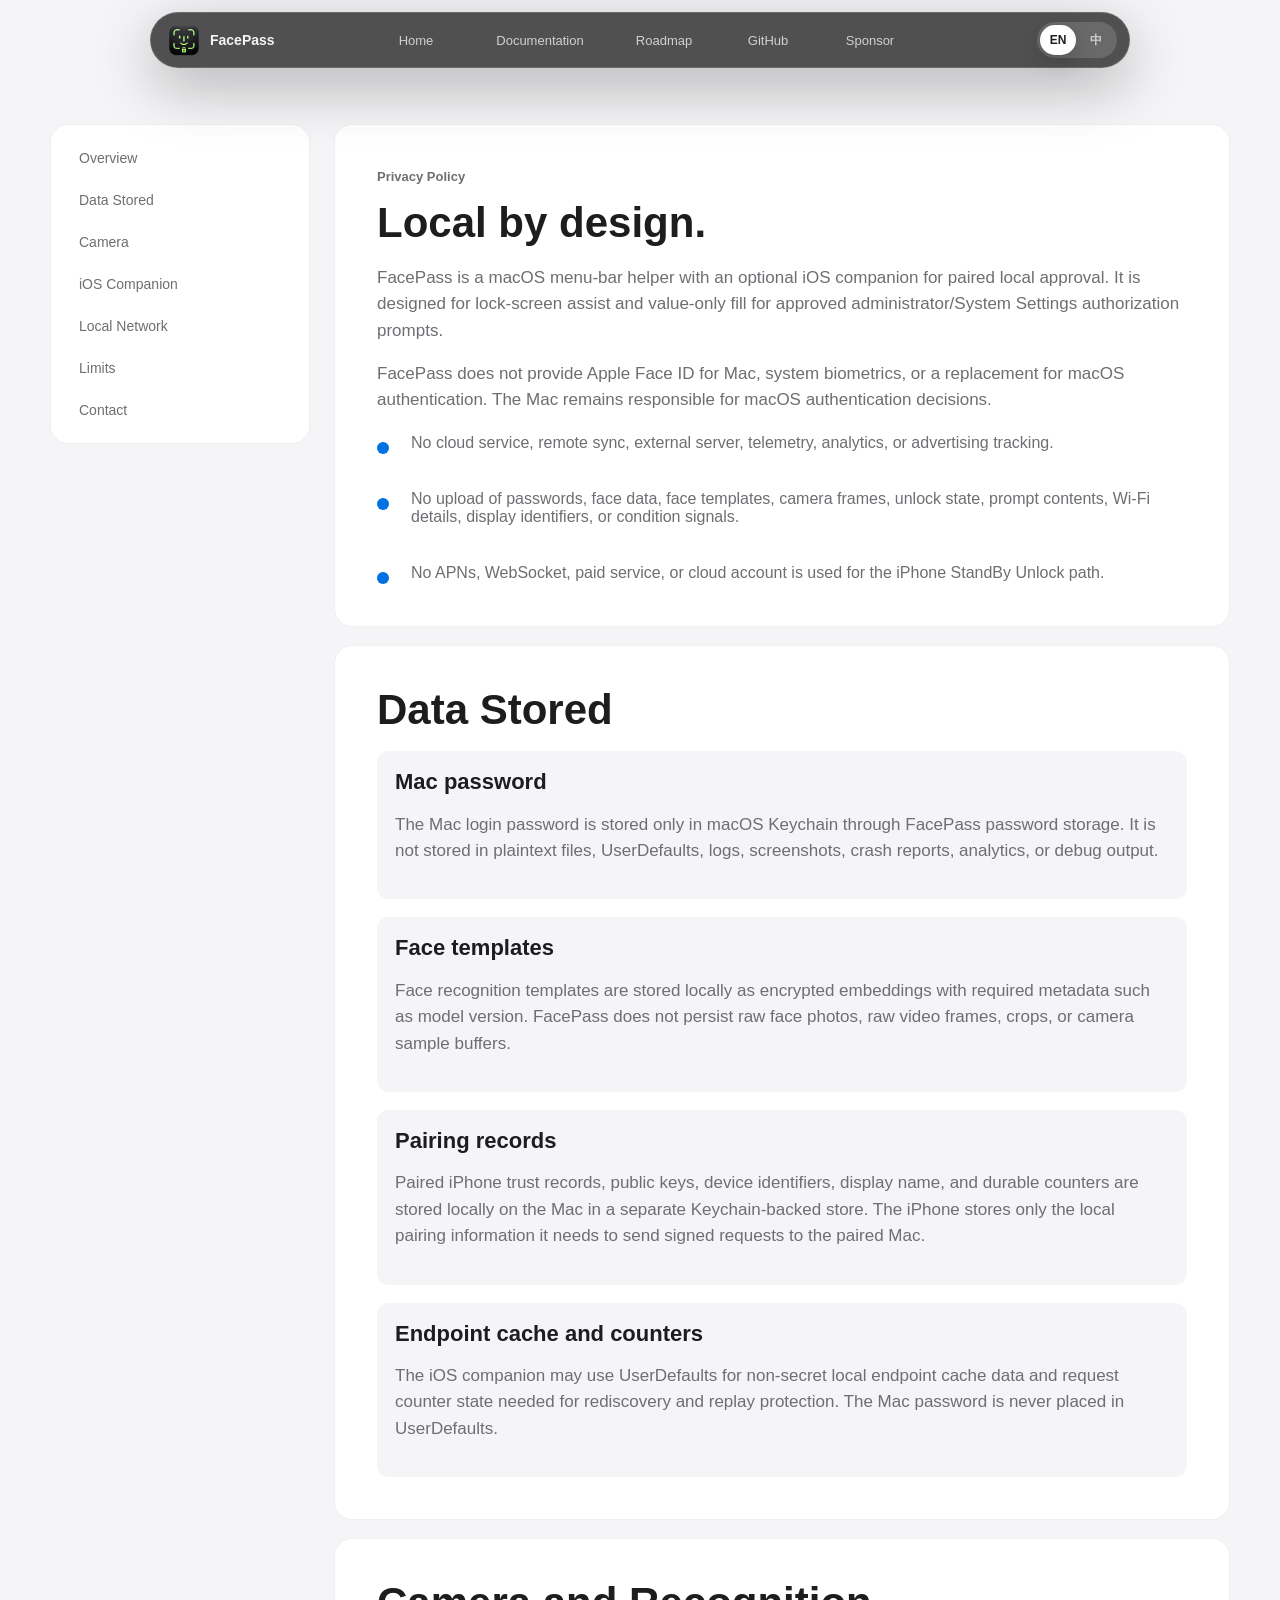
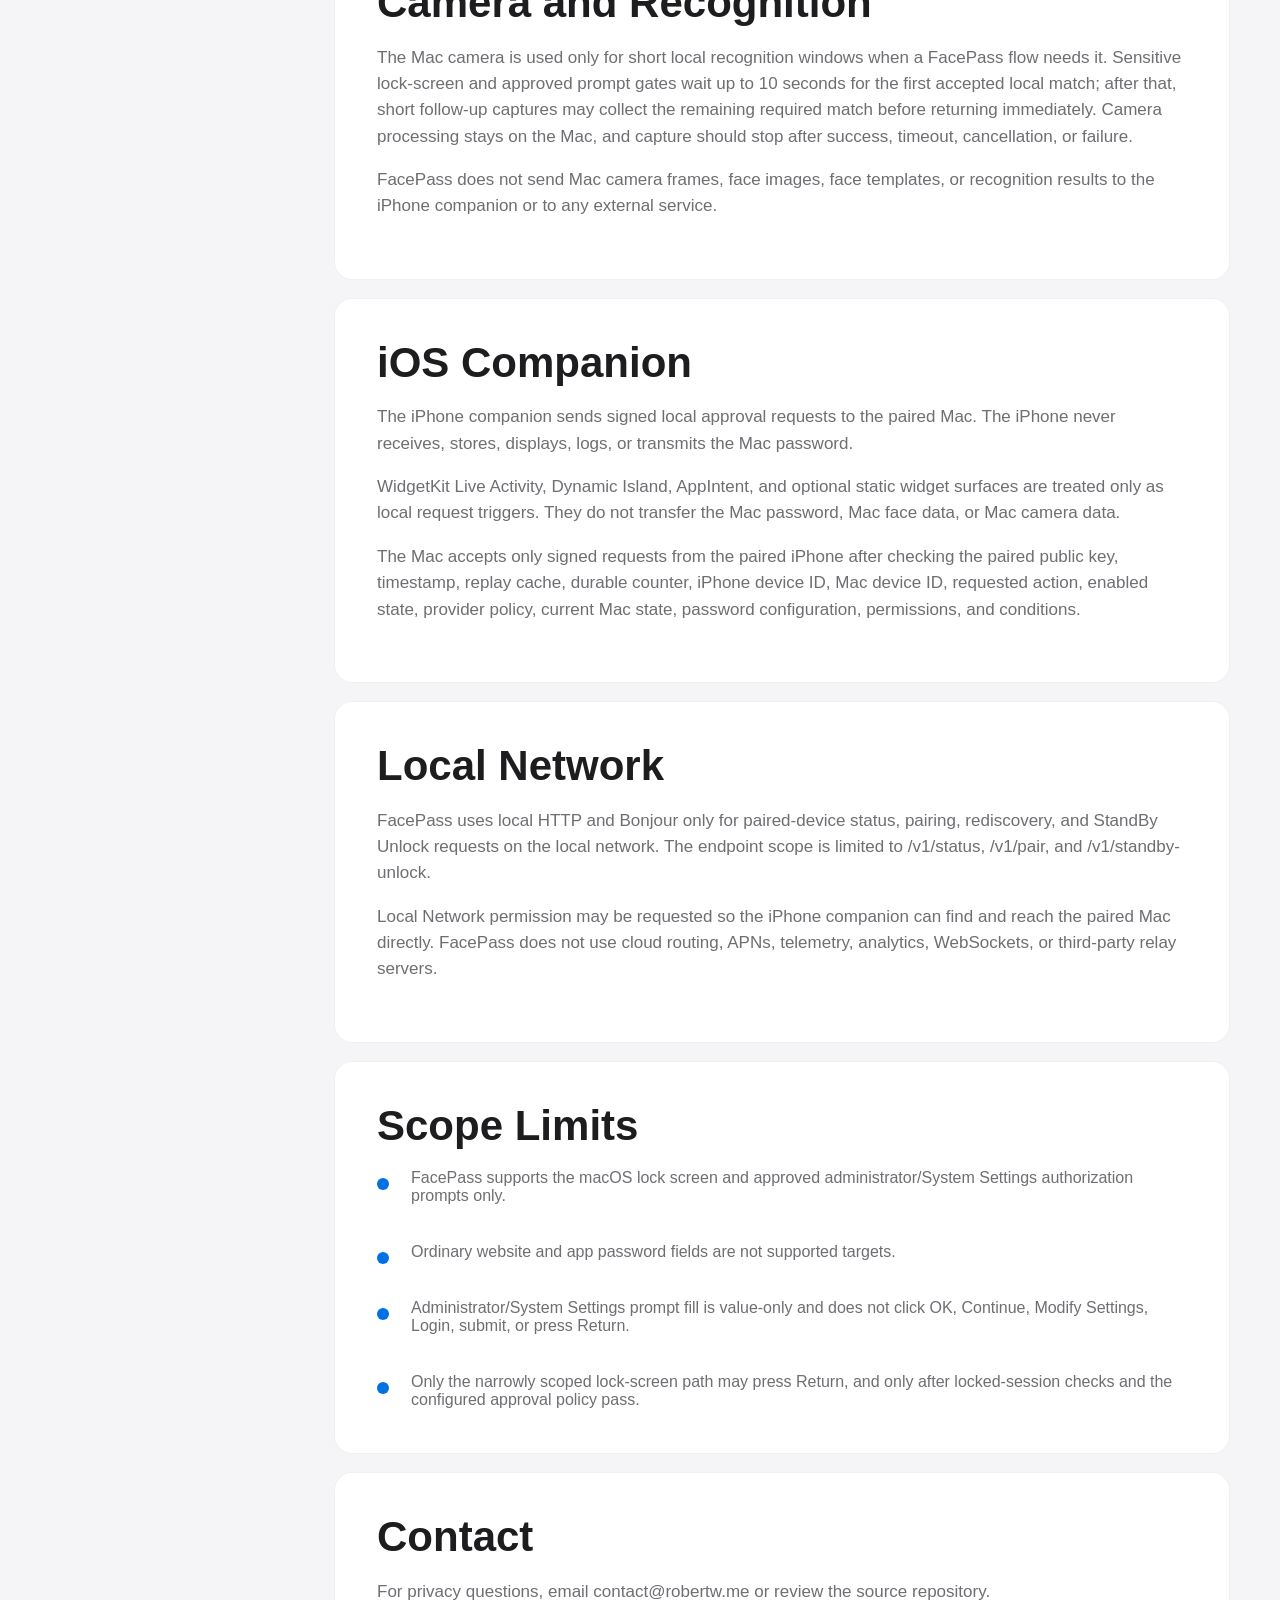
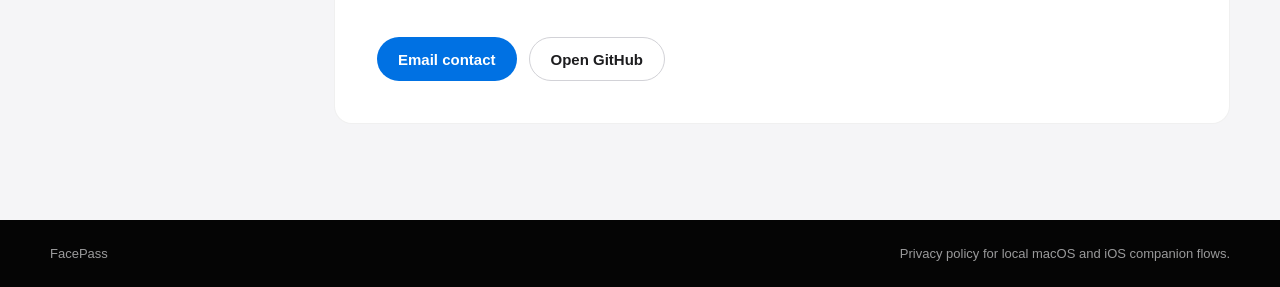
<file: website/privacy.html>
<!doctype html>
<html lang="en">
  <head>
    <meta charset="utf-8">
    <meta name="viewport" content="width=device-width, initial-scale=1">
    <meta
      name="description"
      content="FacePass privacy policy for the local macOS helper and iOS companion."
    >
    <title>FacePass Privacy Policy</title>
    <link rel="icon" href="assets/facepass-icon.png">
    <link rel="apple-touch-icon" href="assets/facepass-icon.png">
    <link rel="stylesheet" href="styles.css">
    <script defer src="script.js"></script>
  </head>
  <body data-page="privacy">
    <header class="site-header" data-reveal>
      <a class="brand" href="index.html" aria-label="FacePass home">
        <img src="assets/facepass-nav-logo.png" alt="" width="34" height="34">
        <span>FacePass</span>
      </a>
      <nav class="top-nav" aria-label="Primary">
        <a href="index.html" data-nav="home" data-en="Home" data-zh="首页">Home</a>
        <a href="docs.html" data-nav="docs" data-en="Documentation" data-zh="文档">Documentation</a>
        <a href="roadmap.html" data-nav="roadmap" data-en="Roadmap" data-zh="路线图">Roadmap</a>
        <a href="https://github.com/Robert1124/FacePass" data-en="GitHub" data-zh="GitHub">GitHub</a>
        <a href="https://github.com/sponsors/Robert1124" data-en="Sponsor" data-zh="赞助">Sponsor</a>
      </nav>
      <div class="lang-toggle" role="group" aria-label="Language">
        <button type="button" data-lang-set="en" aria-pressed="true">EN</button>
        <button type="button" data-lang-set="zh" aria-pressed="false">中</button>
      </div>
    </header>

    <main>
      <h1 class="sr-only" data-en="FacePass Privacy Policy" data-zh="FacePass 隐私政策">FacePass Privacy Policy</h1>
      <section class="docs-layout docs-page section-light">
        <aside class="docs-index" data-reveal>
          <a href="#overview" data-en="Overview" data-zh="概览">Overview</a>
          <a href="#data" data-en="Data Stored" data-zh="存储数据">Data Stored</a>
          <a href="#camera" data-en="Camera" data-zh="摄像头">Camera</a>
          <a href="#iphone" data-en="iOS Companion" data-zh="iOS 伴侣">iOS Companion</a>
          <a href="#network" data-en="Local Network" data-zh="本地网络">Local Network</a>
          <a href="#limits" data-en="Limits" data-zh="边界">Limits</a>
          <a href="#contact" data-en="Contact" data-zh="联系">Contact</a>
        </aside>

        <div class="docs-content">
          <article class="doc-panel" id="overview" data-reveal>
            <p class="eyebrow" data-en="Privacy Policy" data-zh="隐私政策">Privacy Policy</p>
            <h2 data-en="Local by design." data-zh="按本地优先设计。">Local by design.</h2>
            <p data-en="FacePass is a macOS menu-bar helper with an optional iOS companion for paired local approval. It is designed for lock-screen assist and value-only fill for approved administrator/System Settings authorization prompts." data-zh="FacePass 是 macOS 菜单栏辅助工具，并可搭配可选的 iOS 伴侣用于已配对的本地批准。它只用于锁屏辅助，以及对已批准的管理员/“系统设置”授权提示进行仅填充值的处理。">FacePass is a macOS menu-bar helper with an optional iOS companion for paired local approval. It is designed for lock-screen assist and value-only fill for approved administrator/System Settings authorization prompts.</p>
            <p data-en="FacePass does not provide Apple Face ID for Mac, system biometrics, or a replacement for macOS authentication. The Mac remains responsible for macOS authentication decisions." data-zh="FacePass 不提供 Mac 上的 Apple Face ID、系统生物识别，也不是 macOS 认证的替代品。macOS 认证决策仍由 Mac 负责。">FacePass does not provide Apple Face ID for Mac, system biometrics, or a replacement for macOS authentication. The Mac remains responsible for macOS authentication decisions.</p>
            <ul class="check-list compact">
              <li data-en="No cloud service, remote sync, external server, telemetry, analytics, or advertising tracking." data-zh="无云服务、远程同步、外部服务器、遥测、分析或广告跟踪。">No cloud service, remote sync, external server, telemetry, analytics, or advertising tracking.</li>
              <li data-en="No upload of passwords, face data, face templates, camera frames, unlock state, prompt contents, Wi-Fi details, display identifiers, or condition signals." data-zh="不会上传密码、人脸数据、人脸模板、摄像头帧、解锁状态、提示内容、Wi-Fi 详情、显示器标识或条件信号。">No upload of passwords, face data, face templates, camera frames, unlock state, prompt contents, Wi-Fi details, display identifiers, or condition signals.</li>
              <li data-en="No APNs, WebSocket, paid service, or cloud account is used for the iPhone StandBy Unlock path." data-zh="iPhone StandBy Unlock 路径不使用 APNs、WebSocket、付费服务或云账户。">No APNs, WebSocket, paid service, or cloud account is used for the iPhone StandBy Unlock path.</li>
            </ul>
          </article>

          <article class="doc-panel" id="data" data-reveal>
            <h2 data-en="Data Stored" data-zh="存储数据">Data Stored</h2>
            <div class="doc-steps">
              <section>
                <h3 data-en="Mac password" data-zh="Mac 密码">Mac password</h3>
                <p data-en="The Mac login password is stored only in macOS Keychain through FacePass password storage. It is not stored in plaintext files, UserDefaults, logs, screenshots, crash reports, analytics, or debug output." data-zh="Mac 登录密码只通过 FacePass 密码存储保存在 macOS 钥匙串中。它不会存储在明文文件、UserDefaults、日志、截图、崩溃报告、分析或调试输出中。">The Mac login password is stored only in macOS Keychain through FacePass password storage. It is not stored in plaintext files, UserDefaults, logs, screenshots, crash reports, analytics, or debug output.</p>
              </section>
              <section>
                <h3 data-en="Face templates" data-zh="人脸模板">Face templates</h3>
                <p data-en="Face recognition templates are stored locally as encrypted embeddings with required metadata such as model version. FacePass does not persist raw face photos, raw video frames, crops, or camera sample buffers." data-zh="人脸识别模板以加密嵌入和必要元数据（例如模型版本）的形式保存在本地。FacePass 不持久化原始人脸照片、原始视频帧、裁剪图或摄像头样本缓冲区。">Face recognition templates are stored locally as encrypted embeddings with required metadata such as model version. FacePass does not persist raw face photos, raw video frames, crops, or camera sample buffers.</p>
              </section>
              <section>
                <h3 data-en="Pairing records" data-zh="配对记录">Pairing records</h3>
                <p data-en="Paired iPhone trust records, public keys, device identifiers, display name, and durable counters are stored locally on the Mac in a separate Keychain-backed store. The iPhone stores only the local pairing information it needs to send signed requests to the paired Mac." data-zh="已配对 iPhone 的信任记录、公钥、设备标识符、显示名称和持久计数器会在 Mac 本地保存在单独的钥匙串支持存储中。iPhone 只保存向已配对 Mac 发送签名请求所需的本地配对信息。">Paired iPhone trust records, public keys, device identifiers, display name, and durable counters are stored locally on the Mac in a separate Keychain-backed store. The iPhone stores only the local pairing information it needs to send signed requests to the paired Mac.</p>
              </section>
              <section>
                <h3 data-en="Endpoint cache and counters" data-zh="端点缓存与计数器">Endpoint cache and counters</h3>
                <p data-en="The iOS companion may use UserDefaults for non-secret local endpoint cache data and request counter state needed for rediscovery and replay protection. The Mac password is never placed in UserDefaults." data-zh="iOS 伴侣可使用 UserDefaults 保存非机密的本地端点缓存数据，以及重新发现和重放保护所需的请求计数器状态。Mac 密码绝不会放入 UserDefaults。">The iOS companion may use UserDefaults for non-secret local endpoint cache data and request counter state needed for rediscovery and replay protection. The Mac password is never placed in UserDefaults.</p>
              </section>
            </div>
          </article>

          <article class="doc-panel" id="camera" data-reveal>
            <h2 data-en="Camera and Recognition" data-zh="摄像头与识别">Camera and Recognition</h2>
            <p data-en="The Mac camera is used only for short local recognition windows when a FacePass flow needs it. Sensitive lock-screen and approved prompt gates wait up to 10 seconds for the first accepted local match; after that, short follow-up captures may collect the remaining required match before returning immediately. Camera processing stays on the Mac, and capture should stop after success, timeout, cancellation, or failure." data-zh="Mac 摄像头仅在 FacePass 流程需要时用于短时本地识别窗口。敏感锁屏和已批准提示 gate 最多等待 10 秒获取第一次通过的本地匹配；之后，可通过短暂后续采集取得剩余的必需匹配，然后立即返回。摄像头处理保留在 Mac 本机，并应在成功、超时、取消或失败后停止采集。">The Mac camera is used only for short local recognition windows when a FacePass flow needs it. Sensitive lock-screen and approved prompt gates wait up to 10 seconds for the first accepted local match; after that, short follow-up captures may collect the remaining required match before returning immediately. Camera processing stays on the Mac, and capture should stop after success, timeout, cancellation, or failure.</p>
            <p data-en="FacePass does not send Mac camera frames, face images, face templates, or recognition results to the iPhone companion or to any external service." data-zh="FacePass 不会将 Mac 摄像头帧、人脸图像、人脸模板或识别结果发送给 iPhone 伴侣或任何外部服务。">FacePass does not send Mac camera frames, face images, face templates, or recognition results to the iPhone companion or to any external service.</p>
          </article>

          <article class="doc-panel" id="iphone" data-reveal>
            <h2 data-en="iOS Companion" data-zh="iOS 伴侣">iOS Companion</h2>
            <p data-en="The iPhone companion sends signed local approval requests to the paired Mac. The iPhone never receives, stores, displays, logs, or transmits the Mac password." data-zh="iPhone 伴侣会向已配对的 Mac 发送签名的本地批准请求。iPhone 绝不会接收、存储、显示、记录或传输 Mac 密码。">The iPhone companion sends signed local approval requests to the paired Mac. The iPhone never receives, stores, displays, logs, or transmits the Mac password.</p>
            <p data-en="WidgetKit Live Activity, Dynamic Island, AppIntent, and optional static widget surfaces are treated only as local request triggers. They do not transfer the Mac password, Mac face data, or Mac camera data." data-zh="WidgetKit Live Activity、Dynamic Island、AppIntent 和可选静态小组件界面仅作为本地请求触发入口。它们不会传输 Mac 密码、Mac 人脸数据或 Mac 摄像头数据。">WidgetKit Live Activity, Dynamic Island, AppIntent, and optional static widget surfaces are treated only as local request triggers. They do not transfer the Mac password, Mac face data, or Mac camera data.</p>
            <p data-en="The Mac accepts only signed requests from the paired iPhone after checking the paired public key, timestamp, replay cache, durable counter, iPhone device ID, Mac device ID, requested action, enabled state, provider policy, current Mac state, password configuration, permissions, and conditions." data-zh="Mac 只会在检查配对公钥、时间戳、重放缓存、持久计数器、iPhone 设备 ID、Mac 设备 ID、请求动作、启用状态、提供方策略、当前 Mac 状态、密码配置、权限和条件后，接受来自已配对 iPhone 的签名请求。">The Mac accepts only signed requests from the paired iPhone after checking the paired public key, timestamp, replay cache, durable counter, iPhone device ID, Mac device ID, requested action, enabled state, provider policy, current Mac state, password configuration, permissions, and conditions.</p>
          </article>

          <article class="doc-panel" id="network" data-reveal>
            <h2 data-en="Local Network" data-zh="本地网络">Local Network</h2>
            <p data-en="FacePass uses local HTTP and Bonjour only for paired-device status, pairing, rediscovery, and StandBy Unlock requests on the local network. The endpoint scope is limited to /v1/status, /v1/pair, and /v1/standby-unlock." data-zh="FacePass 仅使用本地 HTTP 和 Bonjour 在本地网络上处理已配对设备状态、配对、重新发现和 StandBy Unlock 请求。端点范围限制为 /v1/status、/v1/pair 和 /v1/standby-unlock。">FacePass uses local HTTP and Bonjour only for paired-device status, pairing, rediscovery, and StandBy Unlock requests on the local network. The endpoint scope is limited to /v1/status, /v1/pair, and /v1/standby-unlock.</p>
            <p data-en="Local Network permission may be requested so the iPhone companion can find and reach the paired Mac directly. FacePass does not use cloud routing, APNs, telemetry, analytics, WebSockets, or third-party relay servers." data-zh="系统可能会请求“本地网络”权限，以便 iPhone 伴侣直接发现并连接已配对的 Mac。FacePass 不使用云路由、APNs、遥测、分析、WebSocket 或第三方中继服务器。">Local Network permission may be requested so the iPhone companion can find and reach the paired Mac directly. FacePass does not use cloud routing, APNs, telemetry, analytics, WebSockets, or third-party relay servers.</p>
          </article>

          <article class="doc-panel" id="limits" data-reveal>
            <h2 data-en="Scope Limits" data-zh="范围边界">Scope Limits</h2>
            <ul class="check-list compact">
              <li data-en="FacePass supports the macOS lock screen and approved administrator/System Settings authorization prompts only." data-zh="FacePass 仅支持 macOS 锁屏和已批准的管理员/“系统设置”授权提示。">FacePass supports the macOS lock screen and approved administrator/System Settings authorization prompts only.</li>
              <li data-en="Ordinary website and app password fields are not supported targets." data-zh="普通网站和应用密码框不是支持目标。">Ordinary website and app password fields are not supported targets.</li>
              <li data-en="Administrator/System Settings prompt fill is value-only and does not click OK, Continue, Modify Settings, Login, submit, or press Return." data-zh="管理员/“系统设置”提示填充仅填充值，不会点击 OK、Continue、Modify Settings、Login、提交，也不会按 Return。">Administrator/System Settings prompt fill is value-only and does not click OK, Continue, Modify Settings, Login, submit, or press Return.</li>
              <li data-en="Only the narrowly scoped lock-screen path may press Return, and only after locked-session checks and the configured approval policy pass." data-zh="只有窄范围的锁屏路径可以按 Return，并且必须在锁定会话检查和已配置的批准策略通过后才可执行。">Only the narrowly scoped lock-screen path may press Return, and only after locked-session checks and the configured approval policy pass.</li>
            </ul>
          </article>

          <article class="doc-panel" id="contact" data-reveal>
            <h2 data-en="Contact" data-zh="联系">Contact</h2>
            <p data-en="For privacy questions, email contact@robertw.me or review the source repository." data-zh="如有隐私问题，请发送邮件至 contact@robertw.me，或查看源代码仓库。">For privacy questions, email contact@robertw.me or review the source repository.</p>
            <div class="hero-actions">
              <a class="button button-primary" href="mailto:contact@robertw.me" data-en="Email contact" data-zh="邮件联系">Email contact</a>
              <a class="button button-secondary" href="https://github.com/Robert1124/FacePass" data-en="Open GitHub" data-zh="打开 GitHub">Open GitHub</a>
            </div>
          </article>
        </div>
      </section>
    </main>

    <footer class="site-footer">
      <span>FacePass</span>
      <span data-en="Privacy policy for local macOS and iOS companion flows." data-zh="本地 macOS 与 iOS 伴侣流程隐私政策。">Privacy policy for local macOS and iOS companion flows.</span>
    </footer>
  </body>
</html>
</file>
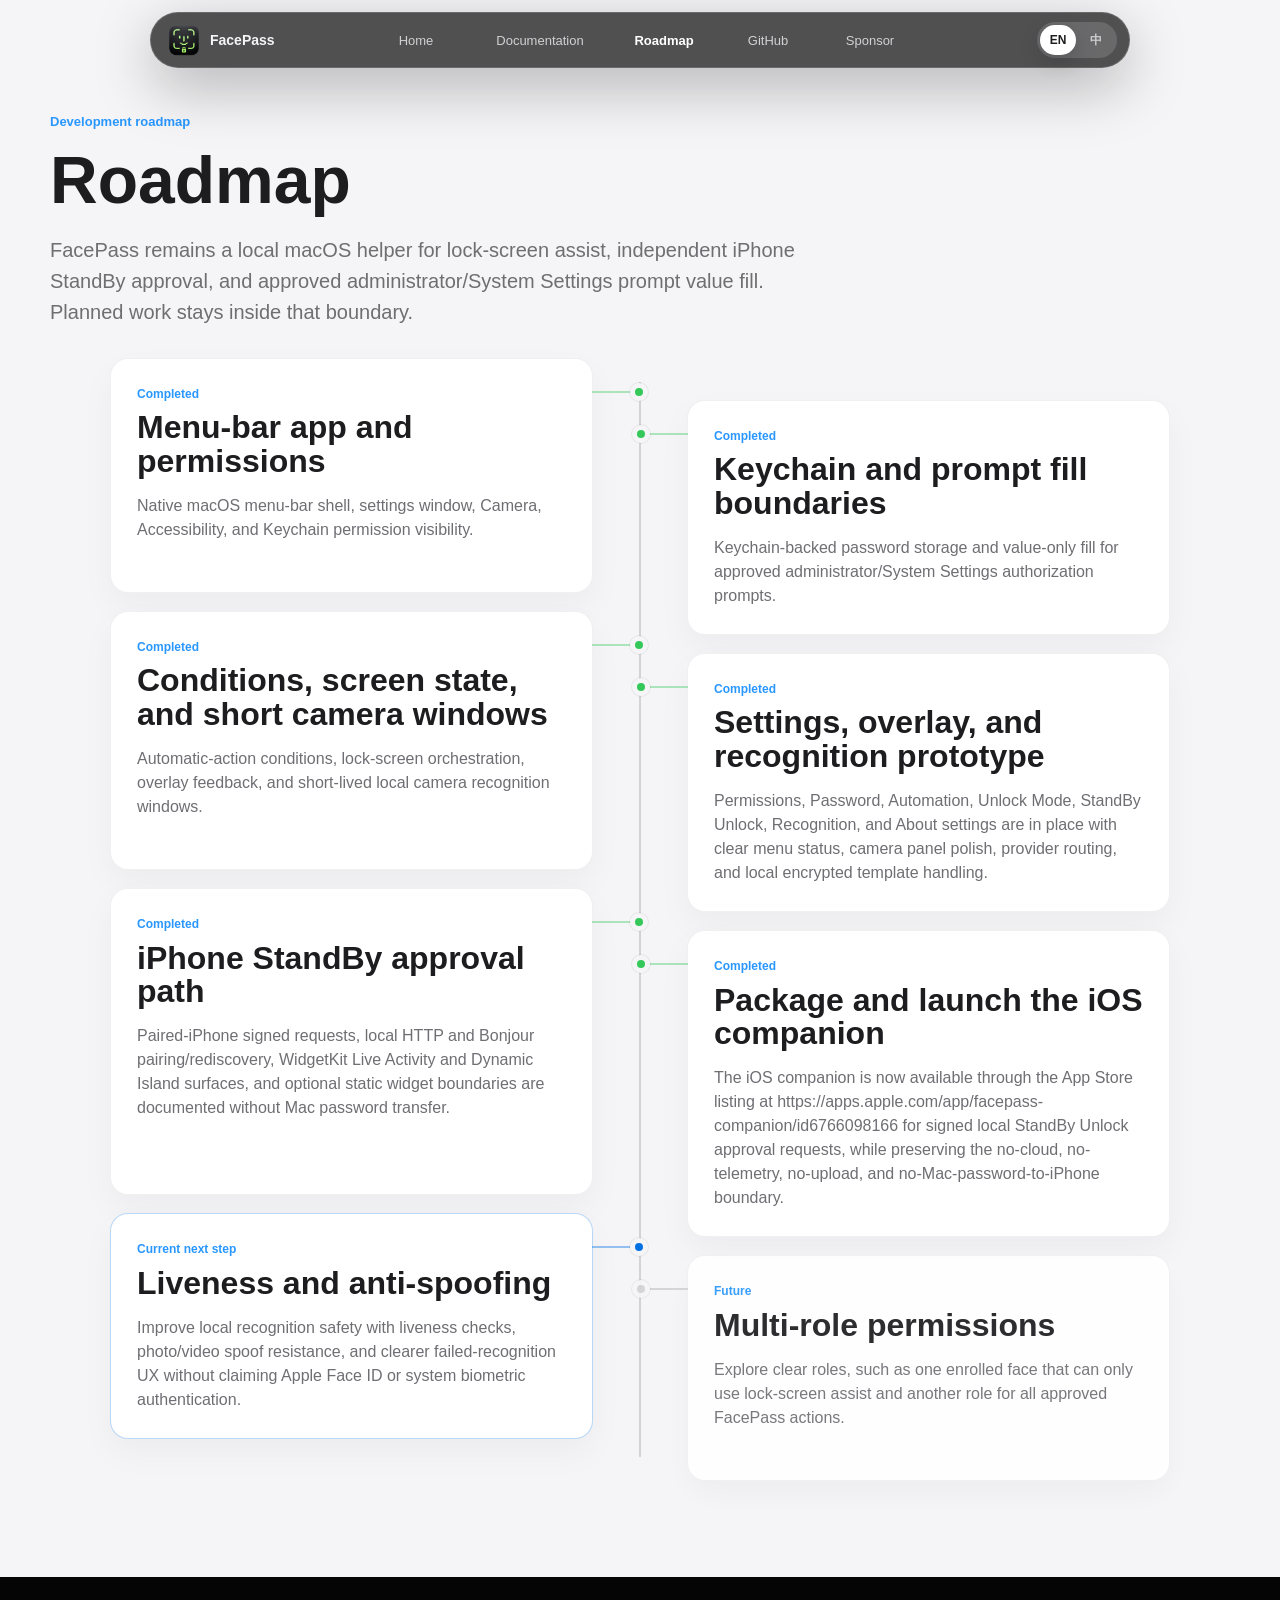
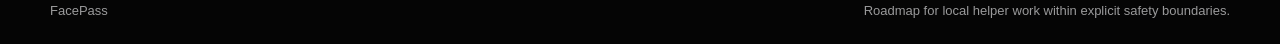
<file: website/roadmap.html>
<!doctype html>
<html lang="en">
  <head>
    <meta charset="utf-8">
    <meta name="viewport" content="width=device-width, initial-scale=1">
    <meta
      name="description"
      content="FacePass development roadmap for local macOS unlock assistance, iPhone companion launch, liveness and anti-spoofing, and multi-role permissions."
    >
    <title>FacePass Roadmap</title>
    <link rel="icon" href="assets/facepass-icon.png">
    <link rel="apple-touch-icon" href="assets/facepass-icon.png">
    <link rel="stylesheet" href="styles.css">
    <script defer src="script.js"></script>
  </head>
  <body data-page="roadmap">
    <header class="site-header" data-reveal>
      <a class="brand" href="index.html" aria-label="FacePass home">
        <img src="assets/facepass-nav-logo.png" alt="" width="34" height="34">
        <span>FacePass</span>
      </a>
      <nav class="top-nav" aria-label="Primary">
        <a href="index.html" data-nav="home" data-en="Home" data-zh="首页">Home</a>
        <a href="docs.html" data-nav="docs" data-en="Documentation" data-zh="文档">Documentation</a>
        <a href="roadmap.html" data-nav="roadmap" data-en="Roadmap" data-zh="路线图">Roadmap</a>
        <a href="https://github.com/Robert1124/FacePass" data-en="GitHub" data-zh="GitHub">GitHub</a>
        <a href="https://github.com/sponsors/Robert1124" data-en="Sponsor" data-zh="赞助">Sponsor</a>
      </nav>
      <div class="lang-toggle" role="group" aria-label="Language">
        <button type="button" data-lang-set="en" aria-pressed="true">EN</button>
        <button type="button" data-lang-set="zh" aria-pressed="false">中</button>
      </div>
    </header>

    <main>
      <section class="roadmap-page section-light">
        <div class="roadmap-hero" data-reveal>
          <p class="eyebrow" data-en="Development roadmap" data-zh="开发路线图">Development roadmap</p>
          <h1 data-en="Roadmap" data-zh="路线图">Roadmap</h1>
          <p data-en="FacePass remains a local macOS helper for lock-screen assist, independent iPhone StandBy approval, and approved administrator/System Settings prompt value fill. Planned work stays inside that boundary." data-zh="FacePass 仍是本地 macOS 辅助工具，只用于锁屏辅助、独立 iPhone StandBy 批准，以及已批准的管理员/“系统设置”提示值填充。后续工作保持在这一边界内。">FacePass remains a local macOS helper for lock-screen assist, independent iPhone StandBy approval, and approved administrator/System Settings prompt value fill. Planned work stays inside that boundary.</p>
        </div>

        <div class="timeline" aria-label="FacePass roadmap timeline" data-reveal>
          <article class="timeline-item is-complete">
            <span class="timeline-marker" aria-hidden="true"></span>
            <p class="eyebrow" data-en="Completed" data-zh="已完成">Completed</p>
            <h2 data-en="Menu-bar app and permissions" data-zh="菜单栏应用与权限">Menu-bar app and permissions</h2>
            <p data-en="Native macOS menu-bar shell, settings window, Camera, Accessibility, and Keychain permission visibility." data-zh="原生 macOS 菜单栏外壳、设置窗口，以及摄像头、辅助功能和钥匙串权限可见性。">Native macOS menu-bar shell, settings window, Camera, Accessibility, and Keychain permission visibility.</p>
          </article>

          <article class="timeline-item is-complete">
            <span class="timeline-marker" aria-hidden="true"></span>
            <p class="eyebrow" data-en="Completed" data-zh="已完成">Completed</p>
            <h2 data-en="Keychain and prompt fill boundaries" data-zh="钥匙串与提示填充边界">Keychain and prompt fill boundaries</h2>
            <p data-en="Keychain-backed password storage and value-only fill for approved administrator/System Settings authorization prompts." data-zh="钥匙串支持的密码存储，以及对已批准管理员/“系统设置”授权提示的仅填充值处理。">Keychain-backed password storage and value-only fill for approved administrator/System Settings authorization prompts.</p>
          </article>

          <article class="timeline-item is-complete">
            <span class="timeline-marker" aria-hidden="true"></span>
            <p class="eyebrow" data-en="Completed" data-zh="已完成">Completed</p>
            <h2 data-en="Conditions, screen state, and short camera windows" data-zh="条件、屏幕状态与短时摄像头窗口">Conditions, screen state, and short camera windows</h2>
            <p data-en="Automatic-action conditions, lock-screen orchestration, overlay feedback, and short-lived local camera recognition windows." data-zh="自动动作条件、锁屏编排、覆盖层反馈，以及短时本地摄像头识别窗口。">Automatic-action conditions, lock-screen orchestration, overlay feedback, and short-lived local camera recognition windows.</p>
          </article>

          <article class="timeline-item is-complete">
            <span class="timeline-marker" aria-hidden="true"></span>
            <p class="eyebrow" data-en="Completed" data-zh="已完成">Completed</p>
            <h2 data-en="Settings, overlay, and recognition prototype" data-zh="设置、覆盖层与识别原型">Settings, overlay, and recognition prototype</h2>
            <p data-en="Permissions, Password, Automation, Unlock Mode, StandBy Unlock, Recognition, and About settings are in place with clear menu status, camera panel polish, provider routing, and local encrypted template handling." data-zh="已具备“权限”、“密码”、“自动化”、“解锁模式”、“StandBy Unlock”、“识别”和“关于”设置，以及清晰菜单状态、摄像头面板打磨、提供方路由和本地加密模板处理。">Permissions, Password, Automation, Unlock Mode, StandBy Unlock, Recognition, and About settings are in place with clear menu status, camera panel polish, provider routing, and local encrypted template handling.</p>
          </article>

          <article class="timeline-item is-complete">
            <span class="timeline-marker" aria-hidden="true"></span>
            <p class="eyebrow" data-en="Completed" data-zh="已完成">Completed</p>
            <h2 data-en="iPhone StandBy approval path" data-zh="iPhone StandBy 批准路径">iPhone StandBy approval path</h2>
            <p data-en="Paired-iPhone signed requests, local HTTP and Bonjour pairing/rediscovery, WidgetKit Live Activity and Dynamic Island surfaces, and optional static widget boundaries are documented without Mac password transfer." data-zh="已记录已配对 iPhone 签名请求、本地 HTTP 与 Bonjour 配对/重新发现、WidgetKit Live Activity 和 Dynamic Island 界面，以及可选静态小组件边界，并且不会传输 Mac 密码。">Paired-iPhone signed requests, local HTTP and Bonjour pairing/rediscovery, WidgetKit Live Activity and Dynamic Island surfaces, and optional static widget boundaries are documented without Mac password transfer.</p>
          </article>

          <article class="timeline-item is-complete">
            <span class="timeline-marker" aria-hidden="true"></span>
            <p class="eyebrow" data-en="Completed" data-zh="已完成">Completed</p>
            <h2 data-en="Package and launch the iOS companion" data-zh="打包并上线 iOS 伴侣">Package and launch the iOS companion</h2>
            <p data-en="The iOS companion is now available through the App Store listing at https://apps.apple.com/app/facepass-companion/id6766098166 for signed local StandBy Unlock approval requests, while preserving the no-cloud, no-telemetry, no-upload, and no-Mac-password-to-iPhone boundary." data-zh="iOS 伴侣现已通过 App Store 页面 https://apps.apple.com/app/facepass-companion/id6766098166 提供，用于签名的本地 StandBy Unlock 批准请求，同时保持无云、无遥测、不上传、不会将 Mac 密码传给 iPhone 的边界。">The iOS companion is now available through the App Store listing at https://apps.apple.com/app/facepass-companion/id6766098166 for signed local StandBy Unlock approval requests, while preserving the no-cloud, no-telemetry, no-upload, and no-Mac-password-to-iPhone boundary.</p>
          </article>

          <article class="timeline-item is-current">
            <span class="timeline-marker" aria-hidden="true"></span>
            <p class="eyebrow" data-en="Current next step" data-zh="当前下一步">Current next step</p>
            <h2 data-en="Liveness and anti-spoofing" data-zh="活体与防欺骗">Liveness and anti-spoofing</h2>
            <p data-en="Improve local recognition safety with liveness checks, photo/video spoof resistance, and clearer failed-recognition UX without claiming Apple Face ID or system biometric authentication." data-zh="通过活体检查、照片/视频欺骗防护和更清晰的识别失败体验，提升本地识别安全性，同时不宣称 Apple Face ID 或系统生物识别认证。">Improve local recognition safety with liveness checks, photo/video spoof resistance, and clearer failed-recognition UX without claiming Apple Face ID or system biometric authentication.</p>
          </article>

          <article class="timeline-item is-future">
            <span class="timeline-marker" aria-hidden="true"></span>
            <p class="eyebrow" data-en="Future" data-zh="未来">Future</p>
            <h2 data-en="Multi-role permissions" data-zh="多角色权限">Multi-role permissions</h2>
            <p data-en="Explore clear roles, such as one enrolled face that can only use lock-screen assist and another role for all approved FacePass actions." data-zh="探索清晰角色，例如一个已注册人脸只能使用锁屏辅助，另一个角色可使用所有已批准的 FacePass 动作。">Explore clear roles, such as one enrolled face that can only use lock-screen assist and another role for all approved FacePass actions.</p>
          </article>

        </div>
      </section>
    </main>

    <footer class="site-footer">
      <span>FacePass</span>
      <span data-en="Roadmap for local helper work within explicit safety boundaries." data-zh="在明确安全边界内推进本地辅助工具路线图。">Roadmap for local helper work within explicit safety boundaries.</span>
    </footer>
  </body>
</html>
</file>
<file: website/styles.css>
:root {
  color-scheme: light dark;
  --black: #000;
  --ink: #1d1d1f;
  --muted: #6e6e73;
  --light: #f5f5f7;
  --white: #fff;
  --line: #d2d2d7;
  --blue: #0071e3;
  --blue-dark: #0066cc;
  --blue-light: #2997ff;
  --green: #a7ff72;
  --graphite: #272729;
  --shadow: 0 28px 80px rgba(0, 0, 0, 0.2);
  --radius-lg: 28px;
  --radius-md: 18px;
  --radius-sm: 12px;
  --max: 1180px;
}

* {
  box-sizing: border-box;
}

html {
  scroll-behavior: smooth;
}

body {
  margin: 0;
  font-family: -apple-system, BlinkMacSystemFont, "SF Pro Text", "Helvetica Neue", Arial, sans-serif;
  color: var(--ink);
  background: var(--white);
  overflow-x: hidden;
  text-rendering: optimizeLegibility;
  -webkit-font-smoothing: antialiased;
}

a {
  color: inherit;
  text-decoration: none;
}

img {
  display: block;
  max-width: 100%;
}

.sr-only {
  position: absolute;
  width: 1px;
  height: 1px;
  padding: 0;
  margin: -1px;
  overflow: hidden;
  clip: rect(0, 0, 0, 0);
  white-space: nowrap;
  border: 0;
}

button,
a {
  -webkit-tap-highlight-color: transparent;
}

:focus-visible {
  outline: 3px solid var(--blue);
  outline-offset: 4px;
}

.site-header {
  position: fixed;
  z-index: 20;
  top: 12px;
  left: 50%;
  width: min(980px, calc(100% - 28px));
  max-width: calc(100% - 28px);
  min-height: 54px;
  display: grid;
  grid-template-columns: minmax(150px, 1fr) auto minmax(150px, 1fr);
  align-items: center;
  gap: clamp(18px, 3vw, 36px);
  padding: 9px 12px 9px 16px;
  border: 1px solid rgba(255, 255, 255, 0.14);
  border-radius: 999px;
  background: rgba(22, 22, 24, 0.74);
  color: #f5f5f7;
  box-shadow: 0 18px 60px rgba(0, 0, 0, 0.28);
  backdrop-filter: blur(28px) saturate(140%);
  transform: translateX(-50%);
}

.site-header[data-reveal] {
  transform: translateX(-50%) translateY(18px);
}

.site-header[data-reveal].is-visible {
  transform: translateX(-50%) translateY(0);
}

.brand,
.top-nav,
.hero-actions,
.site-footer {
  display: flex;
  align-items: center;
}

.brand {
  gap: 9px;
  justify-self: start;
  font-size: 14px;
  font-weight: 650;
  line-height: 1;
}

.brand img {
  width: 34px;
  height: 34px;
  flex: 0 0 34px;
  border-radius: 10px;
  transform: translateY(2px);
}

.top-nav {
  justify-self: center;
  justify-content: center;
  gap: 10px;
  min-width: 0;
  padding: 0 14px;
  font-size: 13px;
  color: rgba(245, 245, 247, 0.78);
}

.top-nav a {
  min-width: 96px;
  padding: 9px 8px;
  text-align: center;
  transition: color 180ms ease, transform 180ms ease;
  white-space: nowrap;
}

.top-nav a[data-nav="docs"] {
  min-width: 132px;
}

.top-nav a:not([data-nav]) {
  min-width: 92px;
}

.top-nav a:hover,
.top-nav a.is-active {
  color: #fff;
}

.top-nav a.is-active {
  font-weight: 750;
}

.top-nav a:hover {
  transform: translateY(-1px);
}

.lang-toggle {
  justify-self: end;
  display: inline-grid;
  grid-template-columns: repeat(2, 36px);
  gap: 2px;
  padding: 3px;
  min-height: 36px;
  border: 0;
  border-radius: 999px;
  background: rgba(255, 255, 255, 0.14);
}

.lang-toggle:hover {
  background: rgba(255, 255, 255, 0.22);
}

.lang-toggle button {
  min-width: 0;
  min-height: 30px;
  border: 0;
  border-radius: 999px;
  background: transparent;
  color: rgba(245, 245, 247, 0.72);
  font: inherit;
  font-size: 12px;
  font-weight: 700;
  cursor: pointer;
  transition: background 180ms ease, color 180ms ease, transform 180ms ease;
}

.lang-toggle button:hover {
  transform: translateY(-1px);
}

.lang-toggle button.is-active {
  background: #fff;
  color: var(--ink);
  box-shadow: 0 8px 22px rgba(0, 0, 0, 0.18);
}

.section-dark {
  color: #f5f5f7;
  background: var(--black);
}

.section-light {
  background: var(--light);
}

.section-white {
  background: var(--white);
}

.hero {
  min-height: 100vh;
  display: grid;
  grid-template-columns: minmax(0, 0.9fr) minmax(420px, 1.25fr);
  gap: 30px;
  align-items: center;
  padding: 128px max(28px, calc((100vw - var(--max)) / 2)) 72px;
  overflow: hidden;
}

.hero-copy {
  max-width: 570px;
  min-width: 0;
}

.eyebrow {
  margin: 0 0 14px;
  color: var(--blue-light);
  font-size: 13px;
  font-weight: 650;
}

h1,
h2,
h3,
p {
  overflow-wrap: anywhere;
}

h1,
h2 {
  margin: 0;
  font-family: -apple-system, BlinkMacSystemFont, "SF Pro Display", "Helvetica Neue", Arial, sans-serif;
  font-weight: 700;
  line-height: 1.04;
  letter-spacing: 0;
}

h1 {
  font-size: clamp(46px, 7vw, 82px);
}

h2 {
  font-size: clamp(34px, 5vw, 56px);
}

h3 {
  margin: 0 0 10px;
  font-size: 22px;
  line-height: 1.16;
}

p {
  font-size: 17px;
  line-height: 1.55;
}

.hero-lede {
  max-width: 610px;
  margin: 22px 0 0;
  color: rgba(245, 245, 247, 0.72);
  font-size: clamp(18px, 2vw, 22px);
  line-height: 1.36;
}

.hero-actions {
  flex-wrap: wrap;
  gap: 12px;
  margin-top: 32px;
}

.button {
  display: inline-flex;
  align-items: center;
  justify-content: center;
  min-height: 44px;
  padding: 12px 21px;
  border-radius: 999px;
  font-size: 15px;
  font-weight: 600;
  transition: transform 180ms ease, background 180ms ease, color 180ms ease, border-color 180ms ease;
}

.button:hover {
  transform: translateY(-2px);
}

.button-primary {
  background: var(--blue);
  color: #fff;
}

.button-primary:hover {
  background: var(--blue-dark);
}

.button-secondary {
  border: 1px solid rgba(255, 255, 255, 0.34);
  color: #f5f5f7;
}

.button-download {
  border: 1px solid rgba(167, 255, 114, 0.55);
  background: #a7ff72;
  color: #111;
  box-shadow: 0 12px 28px rgba(167, 255, 114, 0.18);
}

.button-download:hover {
  background: #8ee85c;
  border-color: rgba(142, 232, 92, 0.72);
}

.section-white .button-secondary,
.section-light .button-secondary {
  border-color: var(--line);
  color: var(--ink);
}

.section-white .button-download,
.section-light .button-download {
  border-color: rgba(0, 113, 227, 0.18);
  background: var(--blue);
  color: #fff;
  box-shadow: none;
}

.section-white .button-download:hover,
.section-light .button-download:hover {
  background: var(--blue-dark);
}

.disclaimer {
  max-width: 520px;
  margin: 22px 0 0;
  color: rgba(245, 245, 247, 0.58);
  font-size: 14px;
}

.hero-visual {
  position: relative;
  transform: translateX(4vw);
  animation: visualFloat 6s ease-in-out infinite;
}

.hero-visual::after {
  content: none;
}

.hero-visual img {
  width: min(880px, 64vw);
  height: auto;
  aspect-ratio: auto;
  object-fit: contain;
  filter: drop-shadow(0 28px 52px rgba(0, 0, 0, 0.42));
}

.intro-grid,
.privacy-section,
.roadmap-section,
.card-section,
.feature-section,
.flow-section,
.cta-section,
.docs-layout {
  padding: 96px max(24px, calc((100vw - var(--max)) / 2));
}

.intro-grid {
  display: grid;
  grid-template-columns: 0.92fr 1.08fr;
  gap: 56px;
  align-items: start;
}

.privacy-section {
  display: grid;
  justify-items: center;
  gap: 44px;
  text-align: center;
}

.privacy-headline {
  display: grid;
  gap: 4px;
}

.privacy-headline span {
  display: block;
}

.privacy-intro {
  max-width: 760px;
}

.section-heading {
  max-width: 760px;
}

.section-heading.centered {
  margin: 0 auto 44px;
  text-align: center;
}

.split-copy {
  display: grid;
  gap: 22px;
  color: var(--muted);
}

.boundary-grid,
.feature-grid,
.flow-list {
  display: grid;
  gap: 18px;
}

.boundary-grid {
  grid-template-columns: repeat(3, minmax(0, 1fr));
}

.boundary-card,
.feature-grid article,
.flow-list article,
.doc-panel,
.docs-index {
  border-radius: var(--radius-md);
  background: #fff;
}

.boundary-card,
.feature-grid article {
  position: relative;
  overflow: hidden;
  padding: 30px;
  border: 1px solid rgba(0, 0, 0, 0.06);
  box-shadow: 0 20px 54px rgba(0, 0, 0, 0.06);
}

.card-visual,
.flow-visual {
  display: grid;
  place-items: center;
  overflow: hidden;
  border-radius: 18px;
}

.card-visual {
  height: 118px;
  margin-bottom: 24px;
  background:
    radial-gradient(circle at 50% 50%, rgba(0, 113, 227, 0.14), transparent 34%),
    linear-gradient(135deg, rgba(0, 113, 227, 0.07), rgba(167, 255, 114, 0.1));
}

.card-visual svg,
.flow-visual svg {
  width: 100%;
  height: 100%;
  fill: none;
  stroke: currentColor;
  stroke-width: 2.4;
  stroke-linecap: round;
  stroke-linejoin: round;
}

.boundary-visual {
  color: var(--blue-dark);
}

.approved-node,
.approved-line {
  color: #34c759;
  stroke: currentColor;
}

.rejected-node {
  color: rgba(110, 110, 115, 0.46);
  stroke: currentColor;
}

.approved-line {
  stroke-dasharray: 46;
  animation: pathTrace 3.2s ease-in-out infinite;
}

.recognition-ring,
.approved-route,
.return-path,
.value-fill-line,
.action-fill,
.recognition-gate,
.typed-value {
  stroke-dasharray: 58;
  animation: pathTrace 2.9s ease-in-out infinite;
}

.return-path {
  color: #34c759;
  stroke: currentColor;
}

.value-fill-line,
.action-fill,
.typed-value {
  color: var(--blue-dark);
  stroke: currentColor;
  stroke-width: 3;
}

.visual-return .locked-screen {
  color: rgba(0, 113, 227, 0.68);
  stroke: currentColor;
}

.visual-return .lock-shackle,
.visual-return .recognition-gate {
  color: var(--blue-dark);
  stroke: currentColor;
}

.visual-return .recognition-check,
.visual-return .return-key {
  color: #34c759;
  stroke: currentColor;
}

.visual-return .recognition-check {
  stroke-dasharray: 20;
  animation: pathTrace 2.8s ease-in-out infinite;
}

.visual-return .return-key {
  opacity: 0;
  stroke-dasharray: 34;
  animation: returnAfterGate 2.8s ease-in-out infinite;
}

.visual-return .gate-dot {
  fill: var(--blue-dark);
  stroke: none;
  transform-origin: center;
  animation: gatePulse 2.8s ease-in-out infinite;
}

.visual-action .approved-target {
  color: rgba(41, 151, 255, 0.78);
  stroke: currentColor;
}

.visual-action .narrow-field {
  color: rgba(41, 151, 255, 0.22);
  fill: currentColor;
  stroke: rgba(41, 151, 255, 0.86);
}

.visual-action .narrow-caret {
  color: #34c759;
  stroke: currentColor;
  animation: caretBlink 1.2s ease-in-out infinite;
}

.visual-action .submit-line {
  color: rgba(255, 69, 58, 0.42);
  stroke: currentColor;
}

.blocked-action {
  color: #ff453a;
  stroke: currentColor;
}

.blocked-button {
  color: rgba(255, 69, 58, 0.24);
  stroke: currentColor;
}

.scan-path {
  stroke-dasharray: 60;
  animation: pathTrace 2.8s ease-in-out infinite;
}

.pulse-dot {
  fill: currentColor;
  stroke: none;
  transform-origin: center;
  animation: pulseDot 1.8s ease-in-out infinite;
}

.boundary-card p,
.feature-grid p,
.flow-list p,
.doc-panel p,
.doc-panel li {
  color: var(--muted);
}

.flow-section .section-heading {
  margin-bottom: 34px;
}

.flow-list {
  grid-template-columns: repeat(3, minmax(0, 1fr));
}

.flow-list article {
  min-height: 250px;
  padding: 28px;
  background: var(--graphite);
  border: 1px solid rgba(255, 255, 255, 0.08);
}

.flow-visual {
  height: 108px;
  margin-bottom: 30px;
  color: var(--blue-light);
  background: rgba(255, 255, 255, 0.045);
}

.flow-visual.visual-face .scan-path {
  animation-name: scanSweep;
}

.flow-visual.visual-action .blocked-action {
  transform-origin: 79px 24px;
  animation: rejectSubmit 2.8s ease-in-out infinite;
}

.feature-grid {
  grid-template-columns: repeat(4, minmax(0, 1fr));
}

.feature-icon {
  width: 42px;
  height: 42px;
  margin-bottom: 18px;
  color: var(--blue-dark);
  fill: none;
  stroke: currentColor;
  stroke-width: 1.9;
  stroke-linecap: round;
  stroke-linejoin: round;
}

.feature-grid article:hover .feature-icon {
  transform: translateY(-2px);
}

.feature-icon {
  transition: transform 180ms ease;
}

.check-list {
  display: grid;
  gap: clamp(14px, 2.2vw, 24px);
  margin: 0;
  padding: 0;
  list-style: none;
}

.check-list li {
  position: relative;
  padding: 2px 0 2px 34px;
}

.check-list li::before {
  content: "";
  position: absolute;
  top: 0.66em;
  left: 0;
  width: 12px;
  height: 12px;
  border-radius: 50%;
  background: var(--blue);
}

.privacy-statements {
  display: grid;
  grid-template-columns: repeat(3, minmax(0, 1fr));
  gap: clamp(24px, 4vw, 52px);
  width: min(100%, 1050px);
  margin: 0;
  padding: 0;
  list-style: none;
}

.privacy-statements li {
  position: relative;
  display: grid;
  align-content: center;
  min-height: 92px;
  color: var(--muted);
  font-size: clamp(16px, 1.7vw, 19px);
  line-height: 1.42;
}

.privacy-statements li::before {
  content: "";
  width: 32px;
  height: 2px;
  margin: 0 auto 18px;
  border-radius: 999px;
  background: var(--blue);
}

.check-list.compact {
  margin-top: 18px;
}

.roadmap-section .section-heading {
  margin-bottom: 4px;
}

.inline-link {
  display: inline-flex;
  margin-top: 24px;
  color: var(--blue-dark);
  font-weight: 650;
}

.cta-section {
  display: grid;
  justify-items: center;
  text-align: center;
}

.cta-section img {
  width: 82px;
  height: 82px;
  margin-bottom: 22px;
  border-radius: 22px;
}

.cta-section p {
  max-width: 650px;
  color: rgba(245, 245, 247, 0.68);
}

.site-footer {
  justify-content: space-between;
  gap: 20px;
  padding: 26px max(24px, calc((100vw - var(--max)) / 2));
  background: #050505;
  color: rgba(245, 245, 247, 0.62);
  font-size: 13px;
}

.docs-layout {
  display: grid;
  grid-template-columns: 260px minmax(0, 1fr);
  gap: 24px;
  align-items: start;
}

.docs-page {
  padding-top: 124px;
}

.docs-index {
  position: sticky;
  top: 92px;
  display: grid;
  gap: 4px;
  padding: 14px;
  border: 1px solid rgba(0, 0, 0, 0.06);
}

.docs-index a {
  border-radius: 999px;
  padding: 11px 14px;
  color: var(--muted);
  font-size: 14px;
  transition: background 180ms ease, color 180ms ease;
}

.docs-index a:hover {
  background: var(--light);
  color: var(--ink);
}

.docs-content {
  display: grid;
  gap: 18px;
}

.doc-panel {
  padding: clamp(24px, 4vw, 42px);
  border: 1px solid rgba(0, 0, 0, 0.06);
}

.doc-panel h2 {
  margin-bottom: 20px;
  font-size: clamp(28px, 4vw, 42px);
}

.doc-panel h3 {
  margin-top: 24px;
}

.doc-panel h4 {
  margin: 20px 0 10px;
  font-size: 15px;
  line-height: 1.2;
}

.doc-panel ol,
.doc-panel ul:not(.check-list) {
  margin: 0;
  padding-left: 22px;
}

.doc-panel li + li {
  margin-top: 10px;
}

.doc-grid,
.faq-list {
  display: grid;
  grid-template-columns: repeat(3, minmax(0, 1fr));
  gap: 16px;
}

.doc-grid section,
.faq-list section,
.callout {
  border-radius: var(--radius-sm);
  background: var(--light);
  padding: 18px;
}

.doc-steps {
  display: grid;
  gap: 18px;
}

.doc-steps section {
  border-radius: var(--radius-sm);
  background: var(--light);
  padding: 18px;
}

.doc-steps h3,
.doc-grid h3 {
  margin-top: 0;
}

.start-options {
  display: grid;
  grid-template-columns: 1fr;
  gap: 16px;
}

.start-option-card {
  display: flex;
  flex-direction: column;
  min-width: 0;
  padding: 20px;
  border: 1px solid rgba(0, 113, 227, 0.1);
  border-radius: var(--radius-sm);
  background:
    linear-gradient(180deg, rgba(0, 113, 227, 0.05), rgba(255, 255, 255, 0)),
    var(--light);
}

.start-option-card h3 {
  margin-top: 0;
}

.start-option-card .eyebrow {
  margin-bottom: 8px;
  color: var(--blue-dark);
}

.start-option-card .check-list {
  gap: 8px;
}

.start-option-card .check-list li {
  padding-top: 0;
  padding-bottom: 0;
  line-height: 1.35;
}

.doc-actions {
  display: flex;
  flex-wrap: wrap;
  gap: 12px;
  margin-top: 16px;
}

.doc-callout {
  margin: 0 0 18px;
  padding: 14px 16px;
  border: 1px solid rgba(37, 99, 235, 0.2);
  border-radius: var(--radius-sm);
  background: #f4f8ff;
  color: var(--ink);
}

.protocol-map {
  display: grid;
  grid-template-columns: repeat(4, minmax(0, 1fr));
  gap: 12px;
  margin-top: 18px;
}

.protocol-map section {
  position: relative;
  display: grid;
  align-content: start;
  min-height: 158px;
  padding: 18px;
  border: 1px solid rgba(0, 113, 227, 0.12);
  border-radius: var(--radius-sm);
  background:
    linear-gradient(180deg, rgba(0, 113, 227, 0.06), rgba(255, 255, 255, 0)),
    var(--white);
}

.protocol-map section:not(:last-child)::after {
  content: "";
  position: absolute;
  top: 31px;
  right: -11px;
  width: 20px;
  height: 2px;
  background: rgba(0, 113, 227, 0.28);
}

.protocol-map span {
  display: inline-grid;
  place-items: center;
  width: 28px;
  height: 28px;
  margin-bottom: 16px;
  border-radius: 50%;
  background: var(--blue);
  color: #fff;
  font-size: 13px;
  font-weight: 750;
}

.protocol-map h3 {
  margin: 0 0 8px;
  font-size: 18px;
}

.protocol-map p {
  margin: 0;
  font-size: 14px;
  line-height: 1.48;
}

pre {
  position: relative;
  overflow-x: auto;
  margin: 0;
  min-width: 0;
  padding: 22px 62px 22px 18px;
  background: transparent;
  color: #202124;
  font-size: 13px;
  line-height: 1.72;
  white-space: pre;
  scrollbar-width: thin;
}

.code-block {
  position: relative;
  display: grid;
  grid-template-columns: 48px minmax(0, 1fr);
  margin: 14px 0 0;
  overflow: hidden;
  border: 1px solid #e4e7eb;
  border-radius: 10px;
  background: #f6f8fa;
  box-shadow: inset 0 1px 0 rgba(255, 255, 255, 0.76);
}

.code-gutter {
  display: grid;
  align-content: start;
  gap: 0;
  padding: 22px 0;
  border-right: 1px solid #e1e4e8;
  background: #f0f2f4;
  color: #8a929d;
  font-family: "SF Mono", Menlo, Consolas, monospace;
  font-size: 12px;
  line-height: 1.863;
  text-align: right;
  user-select: none;
}

.code-gutter span {
  display: block;
  padding-right: 14px;
  font-variant-numeric: tabular-nums;
}

.copy-button {
  position: absolute;
  z-index: 1;
  top: 8px;
  right: 8px;
  display: inline-grid;
  width: 32px;
  height: 32px;
  padding: 0;
  place-items: center;
  border: 1px solid #d7dce2;
  border-radius: 8px;
  background: rgba(255, 255, 255, 0.82);
  color: #606975;
  font: inherit;
  cursor: pointer;
  transition: background 180ms ease, border-color 180ms ease, color 180ms ease, transform 180ms ease;
}

.copy-button::after {
  content: attr(data-state-label);
  position: absolute;
  top: 50%;
  right: calc(100% + 7px);
  display: block;
  padding: 5px 8px;
  border: 1px solid rgba(31, 41, 55, 0.1);
  border-radius: 7px;
  background: rgba(31, 41, 55, 0.94);
  color: #fff;
  box-shadow: 0 8px 24px rgba(0, 0, 0, 0.16);
  font-size: 12px;
  font-weight: 650;
  line-height: 1;
  opacity: 0;
  pointer-events: none;
  transform: translate(3px, -50%);
  transition: opacity 160ms ease, transform 160ms ease;
  white-space: nowrap;
}

.copy-button[data-copy-state="copied"]::after {
  opacity: 1;
  transform: translate(0, -50%);
}

.copy-icon,
.copy-icon::before,
.copy-icon::after {
  display: block;
  width: 12px;
  height: 12px;
  border: 1.5px solid currentColor;
  border-radius: 3.5px;
}

.copy-icon {
  position: relative;
  width: 15px;
  height: 15px;
  color: #7a828d;
  border: 0;
}

.copy-icon::before,
.copy-icon::after {
  content: "";
  position: absolute;
  background: transparent;
}

.copy-icon::before {
  right: 0;
  bottom: 0;
}

.copy-icon::after {
  top: 0;
  left: 0;
  background: #fff;
}

.copy-button:hover {
  background: #fff;
  border-color: #c7ccd3;
  color: #1f2937;
  transform: translateY(-1px);
}

.copy-button:hover .copy-icon::after {
  background: #fff;
}

code {
  font-family: "SF Mono", Menlo, Consolas, monospace;
  overflow-wrap: anywhere;
}

.code-line {
  display: block;
  min-height: 1.72em;
}

.code-token.command {
  color: #0f6b45;
  font-weight: 650;
}

.code-token.option {
  color: #d97706;
}

.code-token.url {
  color: #d97706;
}

.permission-icon {
  width: 42px;
  height: 42px;
  margin-bottom: 18px;
  color: var(--blue-dark);
  fill: none;
  stroke: currentColor;
  stroke-width: 1.8;
  stroke-linecap: round;
  stroke-linejoin: round;
}

.callout {
  color: var(--ink) !important;
  font-weight: 650;
}

details {
  border-top: 1px solid var(--line);
  padding: 18px 0;
}

details:last-child {
  border-bottom: 1px solid var(--line);
}

summary {
  cursor: pointer;
  font-weight: 650;
}

.roadmap-page {
  padding: 112px max(24px, calc((100vw - var(--max)) / 2)) 96px;
}

.roadmap-hero {
  max-width: 880px;
  margin-bottom: 30px;
}

.roadmap-hero h1 {
  font-size: clamp(40px, 6vw, 66px);
}

.roadmap-hero p:not(.eyebrow) {
  max-width: 760px;
  color: var(--muted);
  font-size: clamp(17px, 1.7vw, 20px);
}

.timeline {
  --timeline-gap: clamp(56px, 8vw, 94px);
  --timeline-marker-size: 18px;
  position: relative;
  display: grid;
  grid-template-columns: repeat(2, minmax(0, 1fr));
  column-gap: var(--timeline-gap);
  row-gap: 18px;
  max-width: 1060px;
  margin: 0 auto;
  padding-bottom: 42px;
}

.timeline::before {
  content: "";
  position: absolute;
  top: 24px;
  bottom: 24px;
  left: 50%;
  width: 2px;
  transform: translateX(-50%);
  background: var(--line);
}

.timeline-item {
  position: relative;
  z-index: 1;
  grid-column: 1;
  padding: clamp(18px, 2.6vw, 26px);
  border: 1px solid rgba(0, 0, 0, 0.06);
  border-radius: var(--radius-md);
  background: #fff;
  box-shadow: 0 14px 34px rgba(0, 0, 0, 0.04);
}

.timeline-item:nth-child(even) {
  grid-column: 2;
  transform: translateY(42px);
}

.timeline-marker {
  position: absolute;
  z-index: 2;
  top: 24px;
  right: calc(var(--timeline-gap) / -2 - var(--timeline-marker-size) / 2);
  width: var(--timeline-marker-size);
  height: var(--timeline-marker-size);
  border: 5px solid var(--light);
  border-radius: 50%;
  background: var(--line);
  box-shadow: 0 0 0 1px rgba(0, 0, 0, 0.06);
}

.timeline-item:nth-child(even) .timeline-marker {
  right: auto;
  left: calc(var(--timeline-gap) / -2 - var(--timeline-marker-size) / 2);
}

.timeline-item::after {
  content: "";
  position: absolute;
  z-index: 0;
  top: 32px;
  right: calc(var(--timeline-gap) / -2);
  width: calc(var(--timeline-gap) / 2);
  height: 2px;
  background: var(--line);
}

.timeline-item:nth-child(even)::after {
  right: auto;
  left: calc(var(--timeline-gap) / -2);
}

.timeline-item.is-current::after {
  background: rgba(0, 113, 227, 0.4);
}

.timeline-item.is-complete::after {
  background: rgba(52, 199, 89, 0.38);
}

.timeline-item.is-current {
  border-color: rgba(0, 113, 227, 0.28);
}

.timeline-item.is-current .timeline-marker {
  background: var(--blue);
}

.timeline-item.is-complete .timeline-marker {
  background: #34c759;
}

.timeline-item.is-future {
  opacity: 0.92;
}

.timeline-item h2 {
  font-size: clamp(22px, 3vw, 32px);
}

.timeline-item .eyebrow {
  margin-bottom: 8px;
  font-size: 12px;
}

.timeline-item p:not(.eyebrow) {
  margin-bottom: 0;
  color: var(--muted);
  font-size: 16px;
  line-height: 1.5;
}

[data-reveal] {
  opacity: 0;
  transform: translateY(18px);
  transition: opacity 600ms ease, transform 600ms ease;
}

[data-reveal].is-visible {
  opacity: 1;
  transform: translateY(0);
}

@keyframes visualFloat {
  0%,
  100% {
    transform: translateX(4vw) translateY(0);
  }
  50% {
    transform: translateX(4vw) translateY(-12px);
  }
}

@keyframes pathTrace {
  0%,
  100% {
    stroke-dashoffset: 60;
    opacity: 0.45;
  }
  45%,
  65% {
    stroke-dashoffset: 0;
    opacity: 1;
  }
}

@keyframes scanSweep {
  0%,
  100% {
    transform: translateY(-12px);
    opacity: 0.4;
  }
  50% {
    transform: translateY(12px);
    opacity: 1;
  }
}

@keyframes pulseDot {
  0%,
  100% {
    opacity: 0.5;
    transform: scale(0.78);
  }
  50% {
    opacity: 1;
    transform: scale(1);
  }
}

@keyframes rejectSubmit {
  0%,
  100% {
    opacity: 0.55;
    transform: scale(0.92);
  }
  50% {
    opacity: 1;
    transform: scale(1.04);
  }
}

@keyframes returnAfterGate {
  0%,
  42%,
  100% {
    opacity: 0;
    stroke-dashoffset: 34;
  }
  58%,
  76% {
    opacity: 1;
    stroke-dashoffset: 0;
  }
}

@keyframes gatePulse {
  0%,
  100% {
    opacity: 0.3;
    transform: scale(0.72);
  }
  42% {
    opacity: 1;
    transform: scale(1.08);
  }
  62% {
    opacity: 0;
    transform: scale(1.26);
  }
}

@keyframes caretBlink {
  0%,
  100% {
    opacity: 0.28;
  }
  50% {
    opacity: 1;
  }
}

@media (max-width: 980px) {
  .site-header {
    align-items: stretch;
    border-radius: 26px;
    grid-template-columns: 1fr auto;
    width: calc(100% - 28px);
    gap: 10px 18px;
  }

  .brand {
    flex-basis: auto;
  }

  .top-nav {
    order: 3;
    grid-column: 1 / -1;
    width: 100%;
    justify-content: space-between;
    overflow-x: auto;
    padding: 0 2px;
    border: 0;
  }

  .hero {
    grid-template-columns: 1fr;
    padding-top: 156px;
  }

  .hero-visual {
    transform: none;
    animation-name: visualFloatMobile;
  }

  .hero-visual img {
    width: 100%;
  }

  .intro-grid,
  .docs-layout {
    grid-template-columns: 1fr;
  }

  .boundary-grid,
  .flow-list,
  .feature-grid,
  .doc-grid,
  .faq-list,
  .protocol-map {
    grid-template-columns: repeat(2, minmax(0, 1fr));
  }

  .docs-index {
    position: static;
  }

  .privacy-statements {
    grid-template-columns: 1fr;
    max-width: 680px;
  }

  .protocol-map section:not(:last-child)::after {
    content: none;
  }
}

@keyframes visualFloatMobile {
  0%,
  100% {
    transform: translateY(0);
  }
  50% {
    transform: translateY(-10px);
  }
}

@media (max-width: 640px) {
  .site-header {
    top: 8px;
    width: calc(100% - 16px);
  }

  .brand span {
    font-size: 13px;
  }

  .top-nav {
    display: grid;
    grid-template-columns: repeat(5, max-content);
    gap: 10px;
    justify-content: start;
    padding: 0;
    font-size: 11px;
  }

  .top-nav a,
  .top-nav a[data-nav="docs"],
  .top-nav a:not([data-nav]) {
    min-width: 0;
    padding: 8px 2px;
  }

  .lang-toggle {
    grid-template-columns: repeat(2, 34px);
  }

  .hero,
  .intro-grid,
  .privacy-section,
  .roadmap-section,
  .roadmap-page,
  .card-section,
  .feature-section,
  .flow-section,
  .cta-section,
  .docs-layout {
    padding-left: 18px;
    padding-right: 18px;
  }

  .hero {
    min-height: auto;
    padding-top: 178px;
    padding-bottom: 54px;
  }

  .docs-page,
  .roadmap-page {
    padding-top: 158px;
  }

  .docs-index {
    display: flex;
    gap: 8px;
    overflow-x: auto;
    padding: 10px;
    border-radius: 18px;
  }

  .docs-index a {
    flex: 0 0 auto;
    padding: 10px 13px;
    background: var(--light);
    white-space: nowrap;
  }

  h1 {
    font-size: clamp(34px, 9.4vw, 38px);
  }

  .hero-copy h1 {
    max-width: 13.5ch;
  }

  h2 {
    font-size: clamp(29px, 9vw, 40px);
  }

  .hero-lede {
    font-size: 18px;
  }

  .boundary-grid,
  .flow-list,
  .feature-grid,
  .doc-grid,
  .faq-list,
  .protocol-map {
    grid-template-columns: 1fr;
  }

  .protocol-map section:not(:last-child)::after {
    content: "";
    top: auto;
    right: auto;
    bottom: -10px;
    left: 31px;
    width: 2px;
    height: 20px;
  }

  .boundary-card,
  .feature-grid article,
  .flow-list article,
  .doc-panel {
    padding: 24px;
  }

  .section-heading.centered {
    text-align: left;
  }

  .site-footer {
    flex-direction: column;
    align-items: flex-start;
  }

  .timeline {
    --timeline-gap: 0px;
    grid-template-columns: 1fr;
    gap: 14px;
    max-width: 680px;
    padding: 0 0 0 26px;
  }

  .timeline::before {
    left: 9px;
    transform: none;
  }

  .timeline-item,
  .timeline-item:nth-child(even) {
    grid-column: 1;
    transform: none;
  }

  .timeline-marker,
  .timeline-item:nth-child(even) .timeline-marker {
    right: auto;
    left: -26px;
  }

  .timeline-item::after,
  .timeline-item:nth-child(even)::after {
    top: 32px;
    right: auto;
    left: -17px;
    width: 17px;
  }
}

@media (prefers-reduced-motion: reduce) {
  html {
    scroll-behavior: auto;
  }

  *,
  *::before,
  *::after {
    animation-duration: 0.001ms !important;
    animation-iteration-count: 1 !important;
    scroll-behavior: auto !important;
    transition-duration: 0.001ms !important;
  }

  [data-reveal] {
    opacity: 1;
    transform: none;
  }

  .site-header[data-reveal] {
    transform: translateX(-50%);
  }
}
</file>
